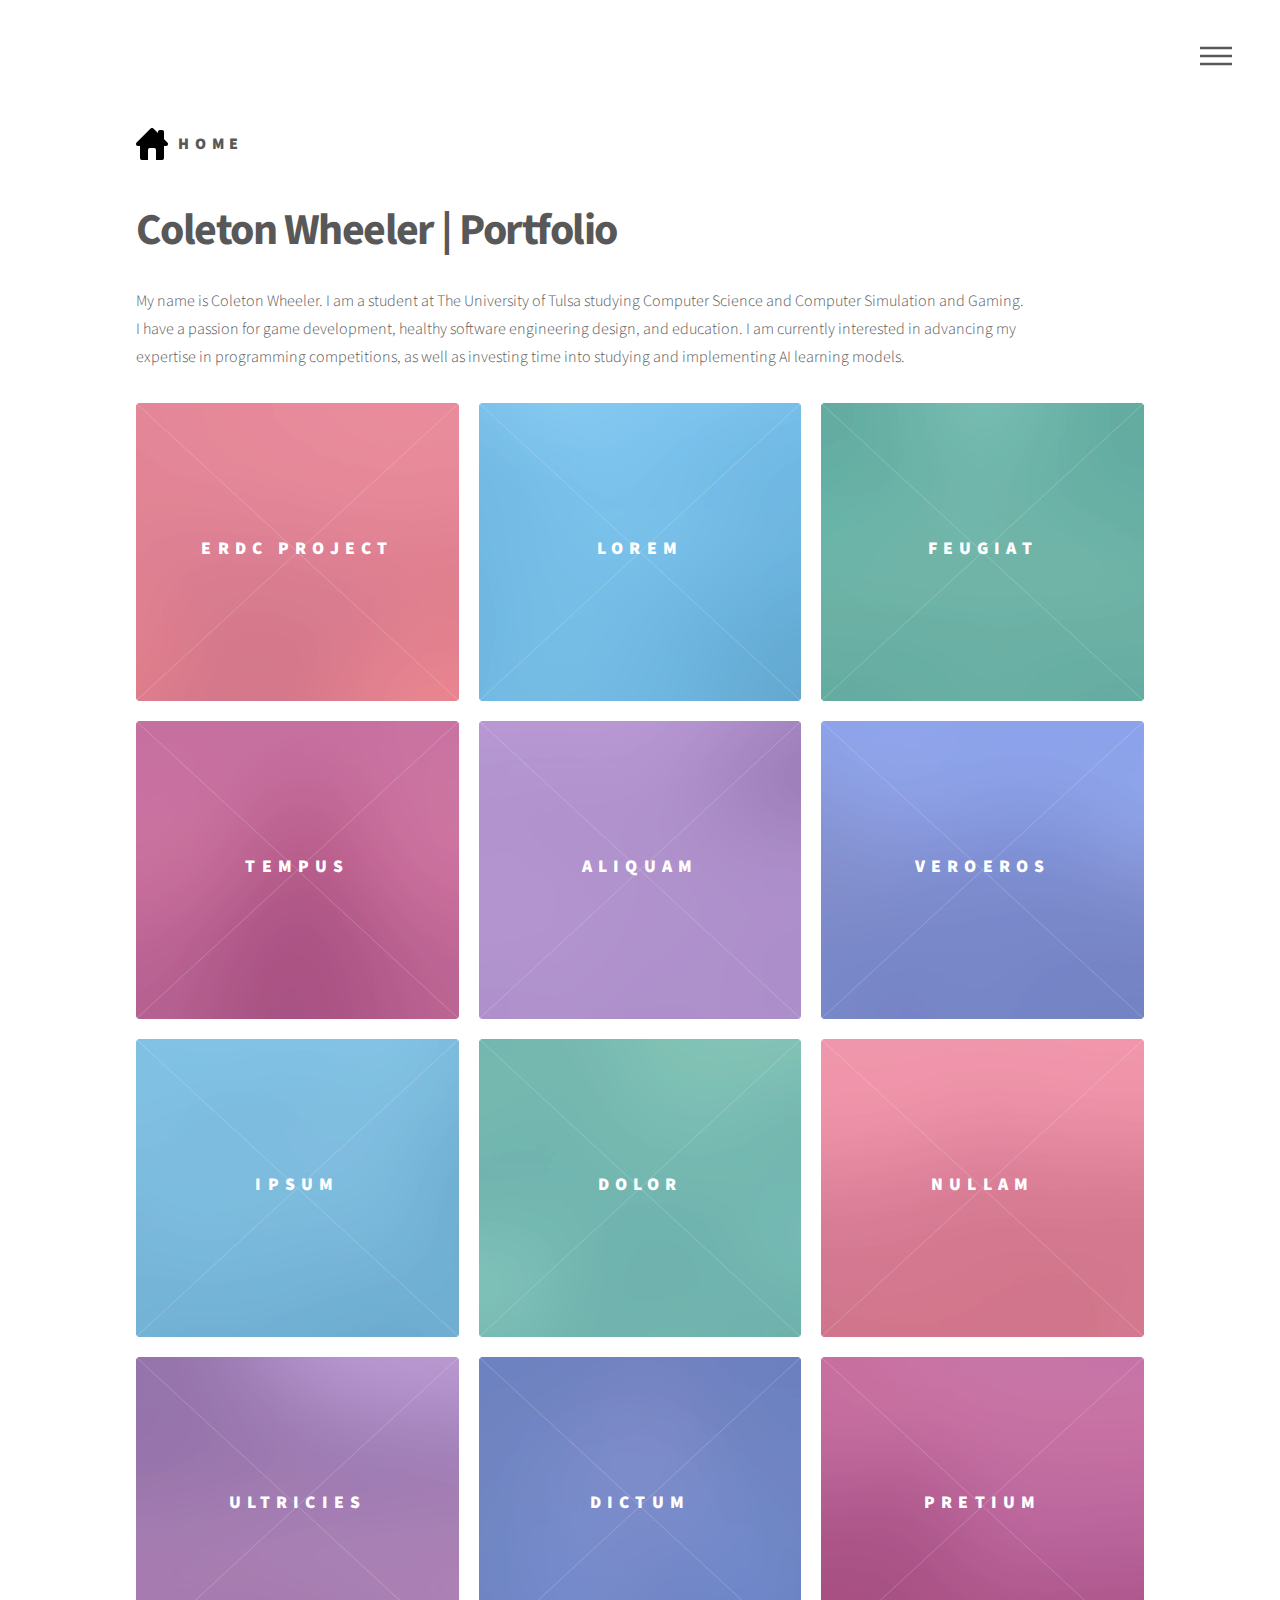
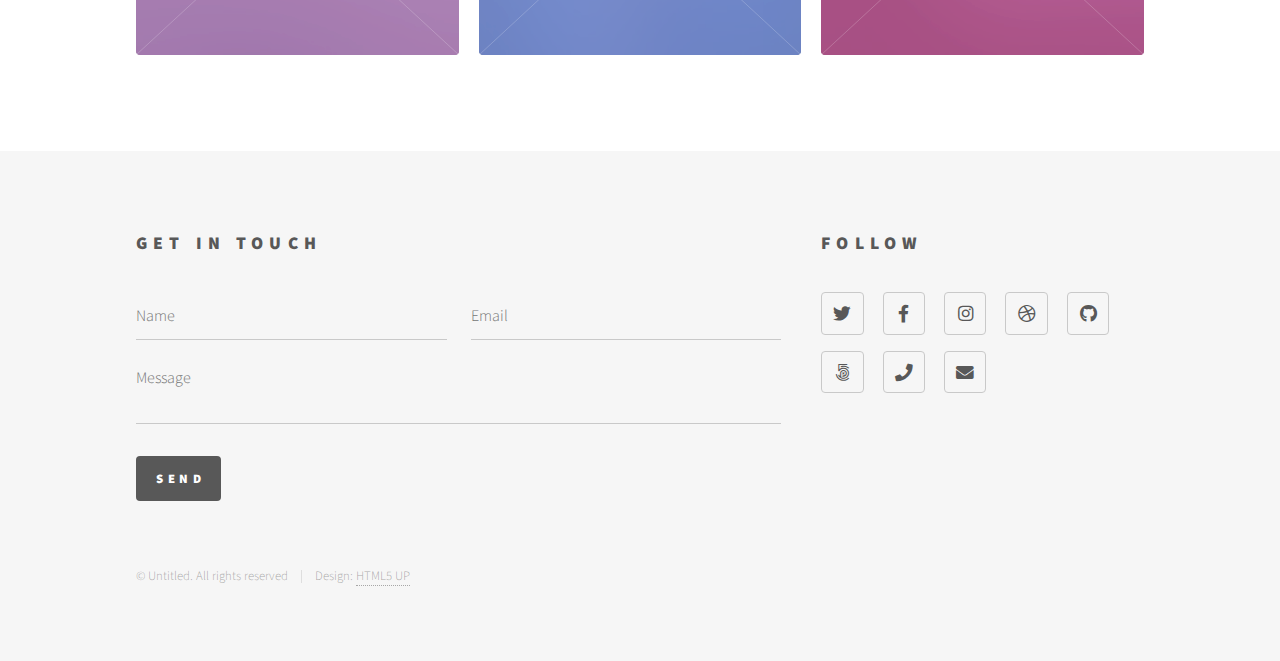
<file: index.html>
<!DOCTYPE HTML>
<!--
	Phantom by HTML5 UP
	html5up.net | @ajlkn
	Free for personal and commercial use under the CCA 3.0 license (html5up.net/license)
-->
<html>
	<head>
		<title>Coleton Wheeler | Portfolio</title>
		<meta charset="utf-8" />
		<meta name="viewport" content="width=device-width, initial-scale=1, user-scalable=no" />
		<link rel="stylesheet" href="assets/css/main.css" />
		<noscript><link rel="stylesheet" href="assets/css/noscript.css" /></noscript>
	</head>
	<body class="is-preload">
		<!-- Wrapper -->
			<div id="wrapper">

				<!-- Header -->
					<header id="header">
						<div class="inner">

							<!-- Logo -->
								<a href="index.html" class="logo">
									<span class="symbol"><img src="images/1024px-Home-icon.png" alt="" /></span><span class="title">Home</span>
								</a>

							<!-- Nav -->
								<nav>
									<ul>
										<li><a href="#menu">Menu</a></li>
									</ul>
								</nav>
								
						</div>
					</header>

				<!-- Menu -->
					<nav id="menu">
						<h2>Menu</h2>
						<ul>
							<li><a href="index.html">Home</a></li>
							<li><a href="generic.html">Ipsum veroeros</a></li>
							<li><a href="generic.html">Tempus etiam</a></li>
							<li><a href="generic.html">Consequat dolor</a></li>
							<li><a href="elements.html">Elements</a></li>
						</ul>
					</nav>

				<!-- Main -->
					<div id="main">
						<div class="inner">
							<header>
								<h1>Coleton Wheeler | Portfolio</h1>
								<p>My name is Coleton Wheeler. I am a student at The University of Tulsa studying Computer Science and Computer Simulation and Gaming. <br />
								I have a passion for game development, healthy software engineering design, and education. I am currently interested in advancing my <br />
								expertise in programming competitions, as well as investing time into studying and implementing AI learning models.</p>
							</header>
							<section class="tiles">
								<article class="style1">
									<span class="image">
										<img src="images/pic01.jpg" alt="" />
									</span>
									<a href="erdc-project.html">
										<h2>ERDC Project</h2>
										<div class="content">
											<p>A Univeristy of Tulsa research project focusing on a smart applications system utilizing the digital twin structure.</p>
										</div>
									</a>
								</article>
								<article class="style2">
									<span class="image">
										<img src="images/pic02.jpg" alt="" />
									</span>
									<a href="generic.html">
										<h2>Lorem</h2>
										<div class="content">
											<p>Sed nisl arcu euismod sit amet nisi lorem etiam dolor veroeros et feugiat.</p>
										</div>
									</a>
								</article>
								<article class="style3">
									<span class="image">
										<img src="images/pic03.jpg" alt="" />
									</span>
									<a href="generic.html">
										<h2>Feugiat</h2>
										<div class="content">
											<p>Sed nisl arcu euismod sit amet nisi lorem etiam dolor veroeros et feugiat.</p>
										</div>
									</a>
								</article>
								<article class="style4">
									<span class="image">
										<img src="images/pic04.jpg" alt="" />
									</span>
									<a href="generic.html">
										<h2>Tempus</h2>
										<div class="content">
											<p>Sed nisl arcu euismod sit amet nisi lorem etiam dolor veroeros et feugiat.</p>
										</div>
									</a>
								</article>
								<article class="style5">
									<span class="image">
										<img src="images/pic05.jpg" alt="" />
									</span>
									<a href="generic.html">
										<h2>Aliquam</h2>
										<div class="content">
											<p>Sed nisl arcu euismod sit amet nisi lorem etiam dolor veroeros et feugiat.</p>
										</div>
									</a>
								</article>
								<article class="style6">
									<span class="image">
										<img src="images/pic06.jpg" alt="" />
									</span>
									<a href="generic.html">
										<h2>Veroeros</h2>
										<div class="content">
											<p>Sed nisl arcu euismod sit amet nisi lorem etiam dolor veroeros et feugiat.</p>
										</div>
									</a>
								</article>
								<article class="style2">
									<span class="image">
										<img src="images/pic07.jpg" alt="" />
									</span>
									<a href="generic.html">
										<h2>Ipsum</h2>
										<div class="content">
											<p>Sed nisl arcu euismod sit amet nisi lorem etiam dolor veroeros et feugiat.</p>
										</div>
									</a>
								</article>
								<article class="style3">
									<span class="image">
										<img src="images/pic08.jpg" alt="" />
									</span>
									<a href="generic.html">
										<h2>Dolor</h2>
										<div class="content">
											<p>Sed nisl arcu euismod sit amet nisi lorem etiam dolor veroeros et feugiat.</p>
										</div>
									</a>
								</article>
								<article class="style1">
									<span class="image">
										<img src="images/pic09.jpg" alt="" />
									</span>
									<a href="generic.html">
										<h2>Nullam</h2>
										<div class="content">
											<p>Sed nisl arcu euismod sit amet nisi lorem etiam dolor veroeros et feugiat.</p>
										</div>
									</a>
								</article>
								<article class="style5">
									<span class="image">
										<img src="images/pic10.jpg" alt="" />
									</span>
									<a href="generic.html">
										<h2>Ultricies</h2>
										<div class="content">
											<p>Sed nisl arcu euismod sit amet nisi lorem etiam dolor veroeros et feugiat.</p>
										</div>
									</a>
								</article>
								<article class="style6">
									<span class="image">
										<img src="images/pic11.jpg" alt="" />
									</span>
									<a href="generic.html">
										<h2>Dictum</h2>
										<div class="content">
											<p>Sed nisl arcu euismod sit amet nisi lorem etiam dolor veroeros et feugiat.</p>
										</div>
									</a>
								</article>
								<article class="style4">
									<span class="image">
										<img src="images/pic12.jpg" alt="" />
									</span>
									<a href="generic.html">
										<h2>Pretium</h2>
										<div class="content">
											<p>Sed nisl arcu euismod sit amet nisi lorem etiam dolor veroeros et feugiat.</p>
										</div>
									</a>
								</article>
							</section>
						</div>
					</div>

				<!-- Footer -->
					<footer id="footer">
						<div class="inner">
							<section>
								<h2>Get in touch</h2>
								<form method="post" action="#">
									<div class="fields">
										<div class="field half">
											<input type="text" name="name" id="name" placeholder="Name" />
										</div>
										<div class="field half">
											<input type="email" name="email" id="email" placeholder="Email" />
										</div>
										<div class="field">
											<textarea name="message" id="message" placeholder="Message"></textarea>
										</div>
									</div>
									<ul class="actions">
										<li><input type="submit" value="Send" class="primary" /></li>
									</ul>
								</form>
							</section>
							<section>
								<h2>Follow</h2>
								<ul class="icons">
									<li><a href="#" class="icon brands style2 fa-twitter"><span class="label">Twitter</span></a></li>
									<li><a href="#" class="icon brands style2 fa-facebook-f"><span class="label">Facebook</span></a></li>
									<li><a href="#" class="icon brands style2 fa-instagram"><span class="label">Instagram</span></a></li>
									<li><a href="#" class="icon brands style2 fa-dribbble"><span class="label">Dribbble</span></a></li>
									<li><a href="#" class="icon brands style2 fa-github"><span class="label">GitHub</span></a></li>
									<li><a href="#" class="icon brands style2 fa-500px"><span class="label">500px</span></a></li>
									<li><a href="#" class="icon solid style2 fa-phone"><span class="label">Phone</span></a></li>
									<li><a href="#" class="icon solid style2 fa-envelope"><span class="label">Email</span></a></li>
								</ul>
							</section>
							<ul class="copyright">
								<li>&copy; Untitled. All rights reserved</li><li>Design: <a href="http://html5up.net">HTML5 UP</a></li>
							</ul>
						</div>
					</footer>

			</div>

		<!-- Scripts -->
			<script src="assets/js/jquery.min.js"></script>
			<script src="assets/js/browser.min.js"></script>
			<script src="assets/js/breakpoints.min.js"></script>
			<script src="assets/js/util.js"></script>
			<script src="assets/js/main.js"></script>

	</body>
</html>
</file>
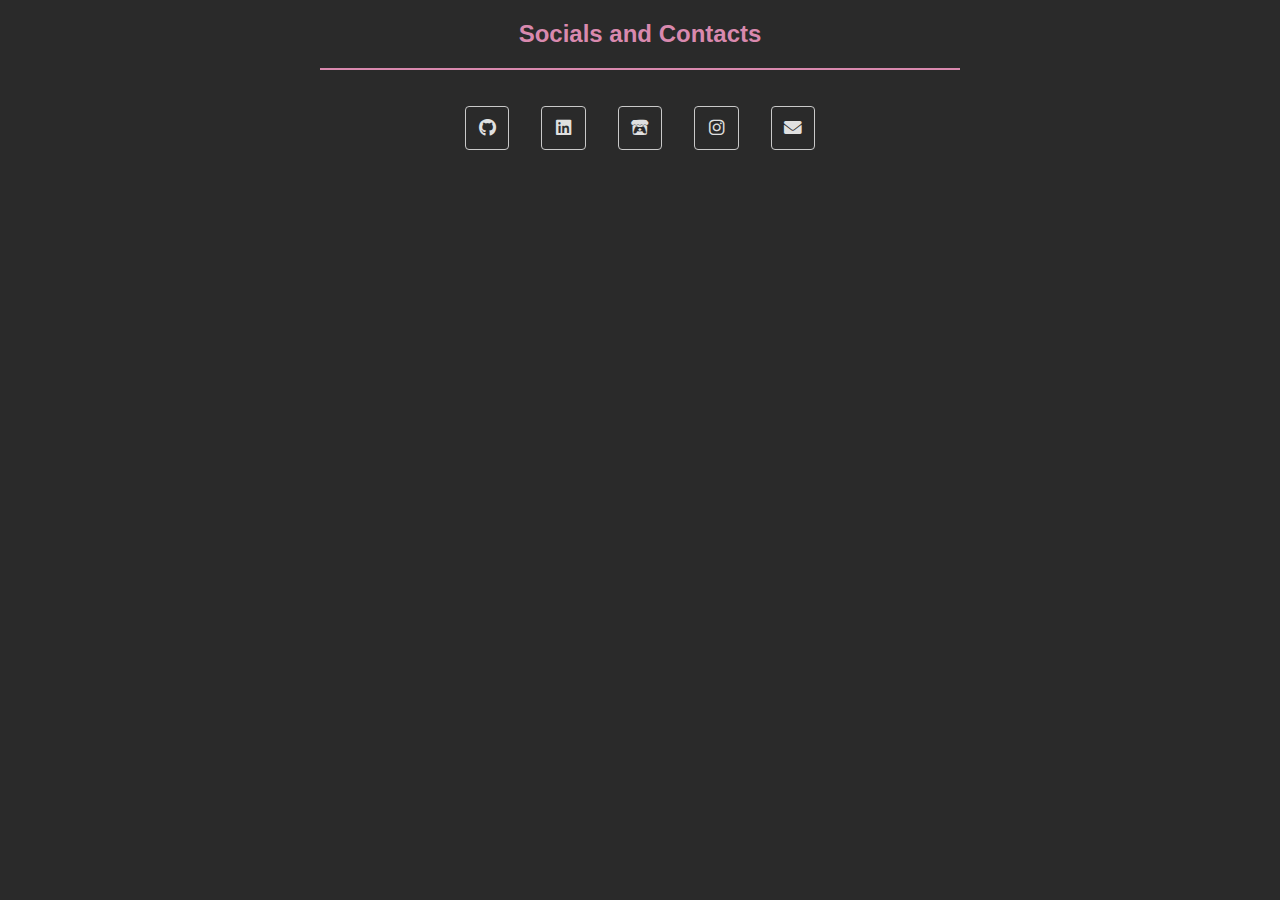
<file: blank-slate.html>
<!DOCTYPE html>
<html lang="en">

<head>
    <meta charset="UTF-8">
    <meta name="viewport" content="width=device-width, initial-scale=1.0">
    <title>coleton.dev</title>
    <link rel="stylesheet" href="https://cdnjs.cloudflare.com/ajax/libs/font-awesome/6.0.0-beta3/css/all.min.css">
    <link rel="stylesheet" href="styles.css">
    <link rel="icon" type="image/x-icon" href="images/sakura-petal-favicon.png">
</head>

<body>
    <div id="wrapper">
        <footer id="footer">
            <h2>Socials and Contacts</h2>
            <div class="separator"></div>
            <div class="inner">
                <section>
                    <ul class="icons">
                        <li><a href="https://github.com/Doggitoz" class="icon brands style2 fa-github"
                                target="_blank"><span class="label">GitHub</span></a></li>
                        <li><a href="https://www.linkedin.com/in/coleton-wheeler/"
                                class="icon brands style2 fa-linkedin" target="_blank"><span
                                    class="label">LinkedIn</span></a></li>
                        <li><a href="https://doggitoz.itch.io/" class="icon brands style2 fa-itch-io"
                                target="_blank"><span class="label">ItchIO</span></a></li>
                        <li><a href="https://www.instagram.com/ton.of.coal/" class="icon brands style2 fa-instagram"
                                target="_blank"><span class="label">Instagram</span></a></li>
                        <li><a href="mailto:coleton.wheeler@gmail.com" class="icon solid style2 fa-envelope"
                                target="_blank"><span class="label">Email</span></a></li>
                    </ul>
                </section>
            </div>
        </footer>
    </div>
</body>

</html>
</file>
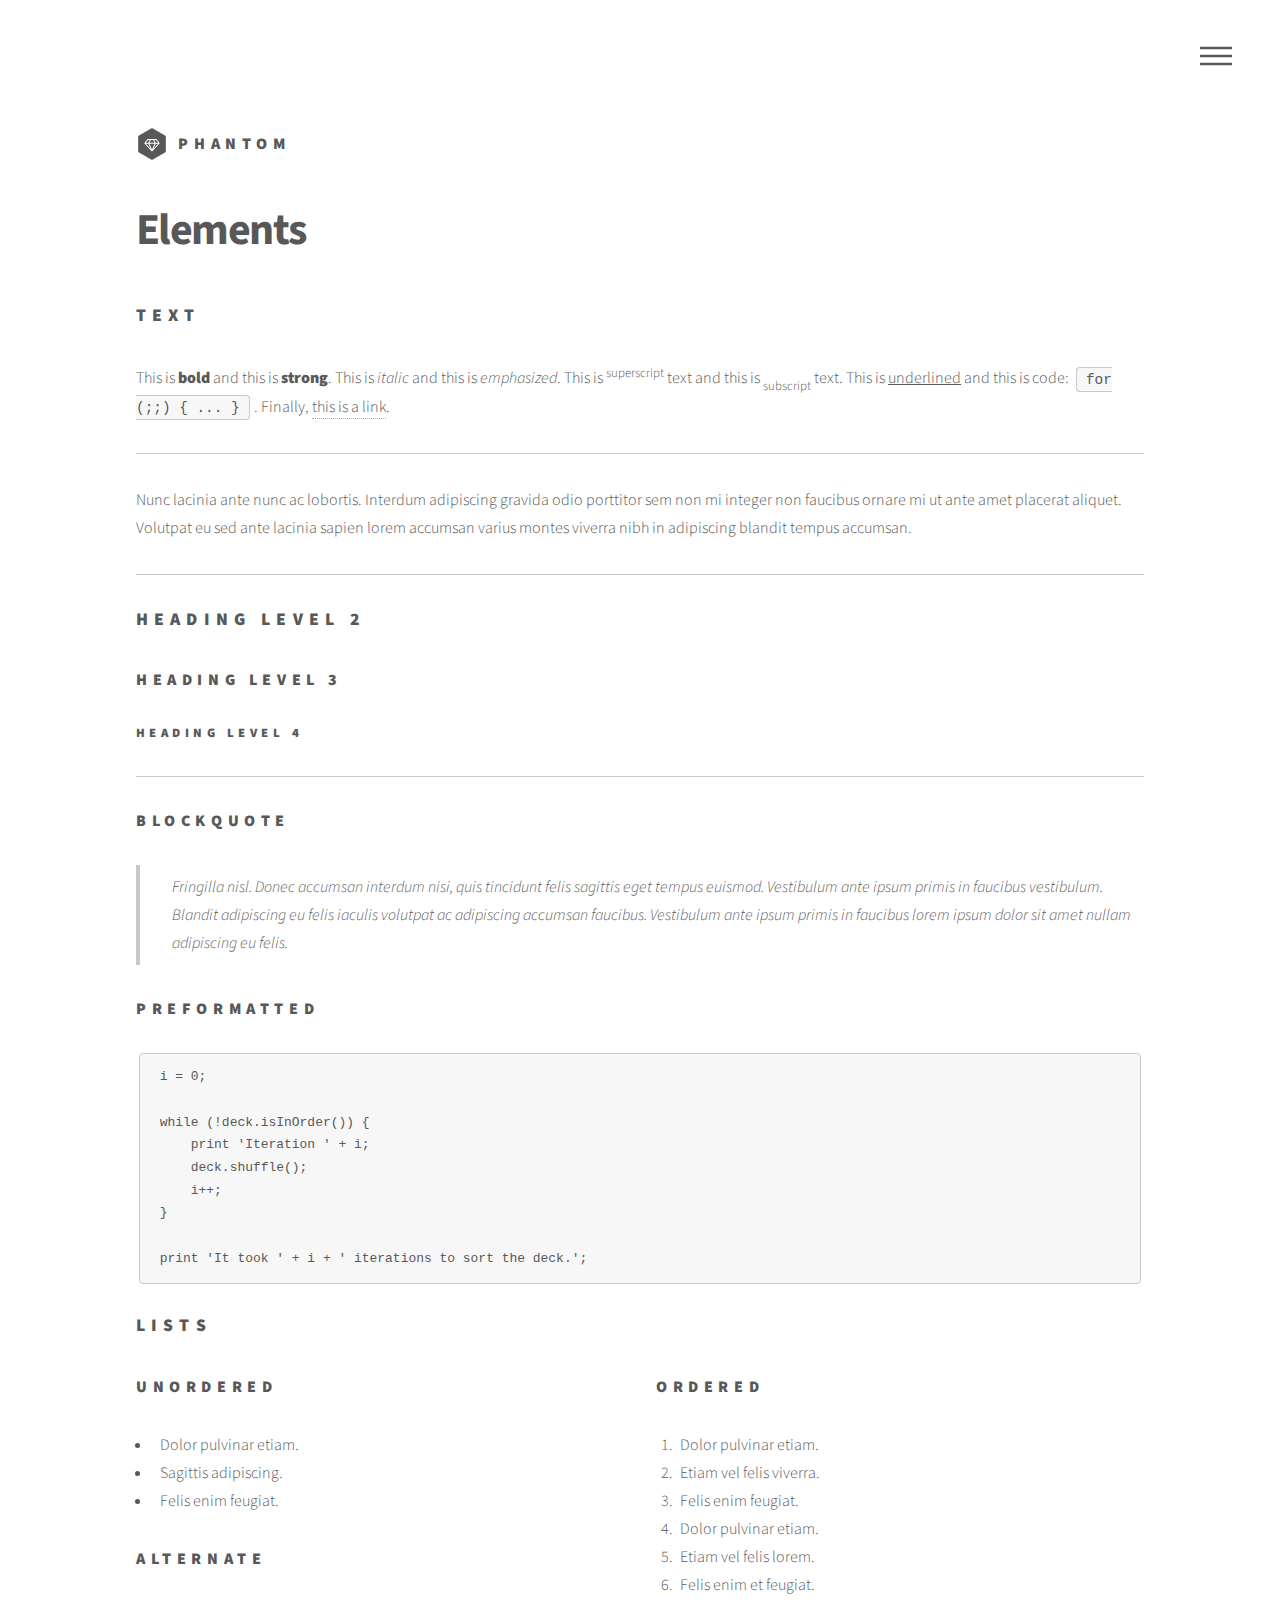
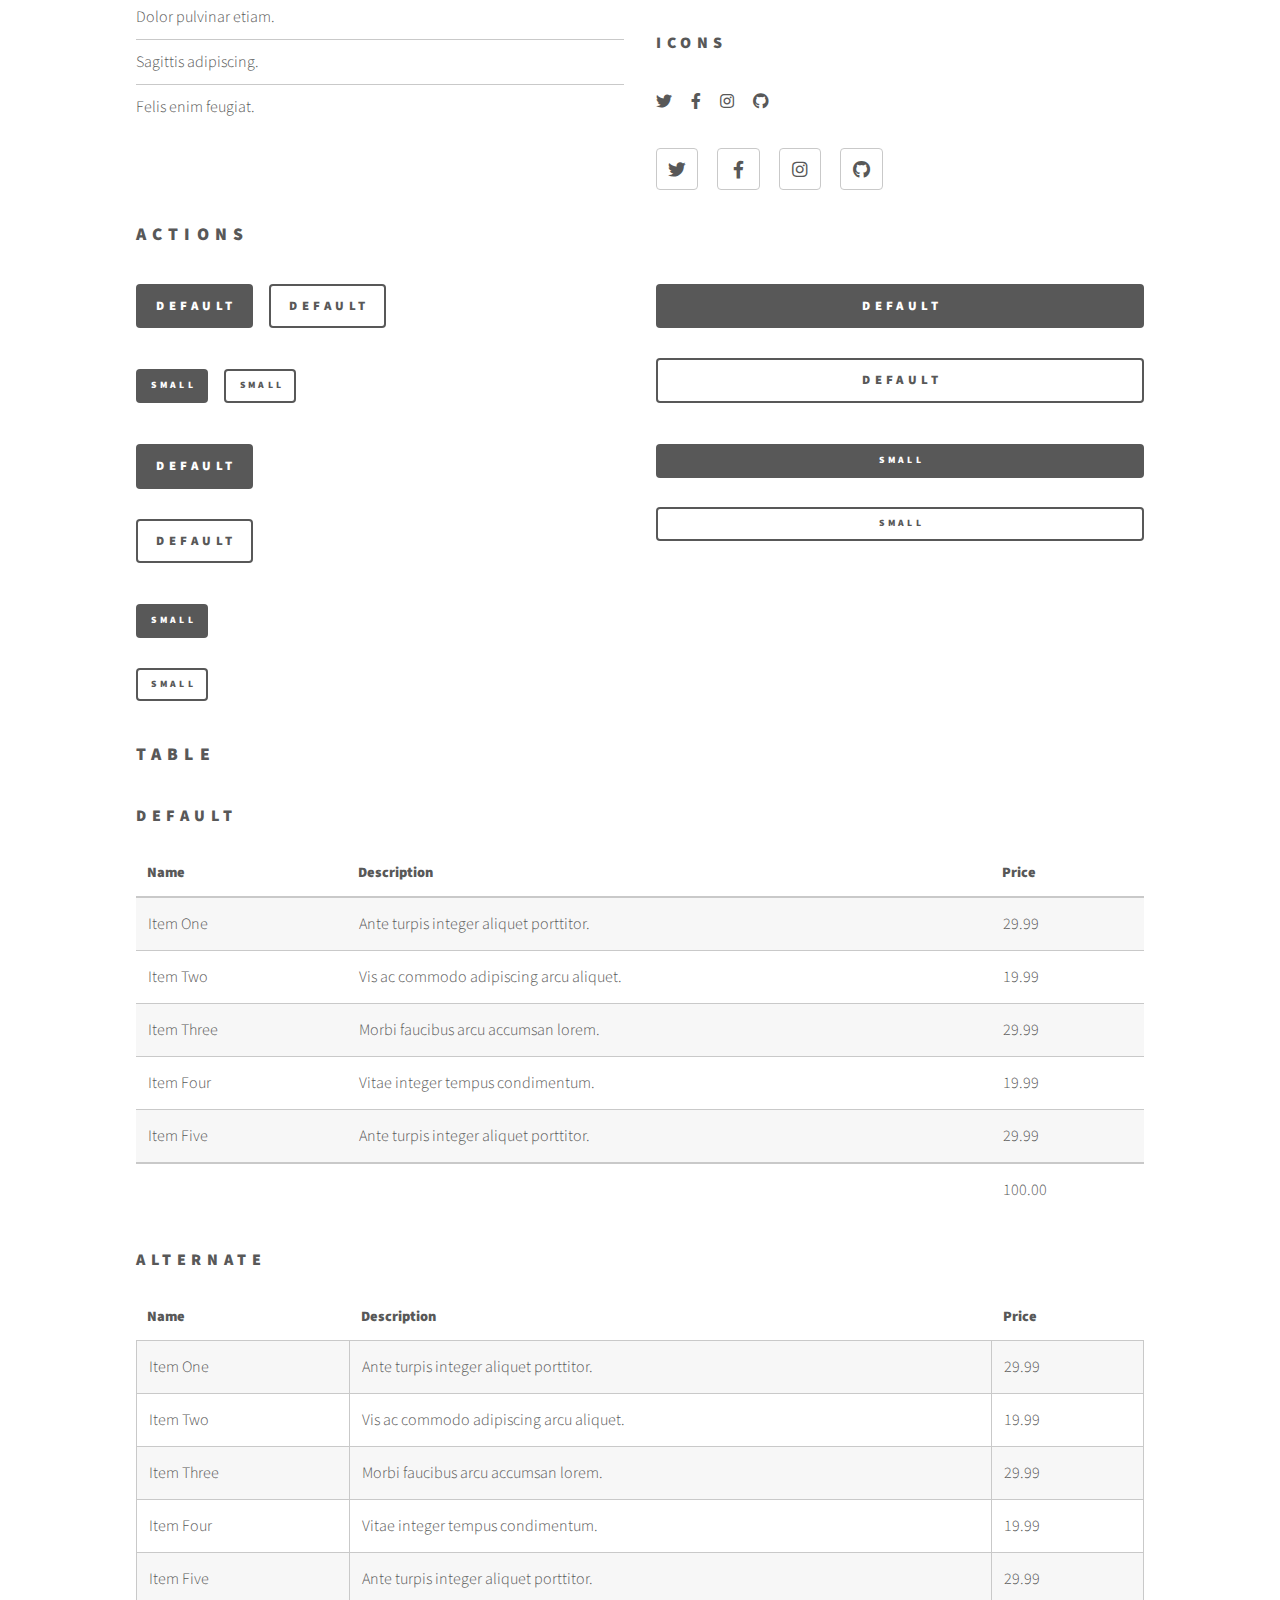
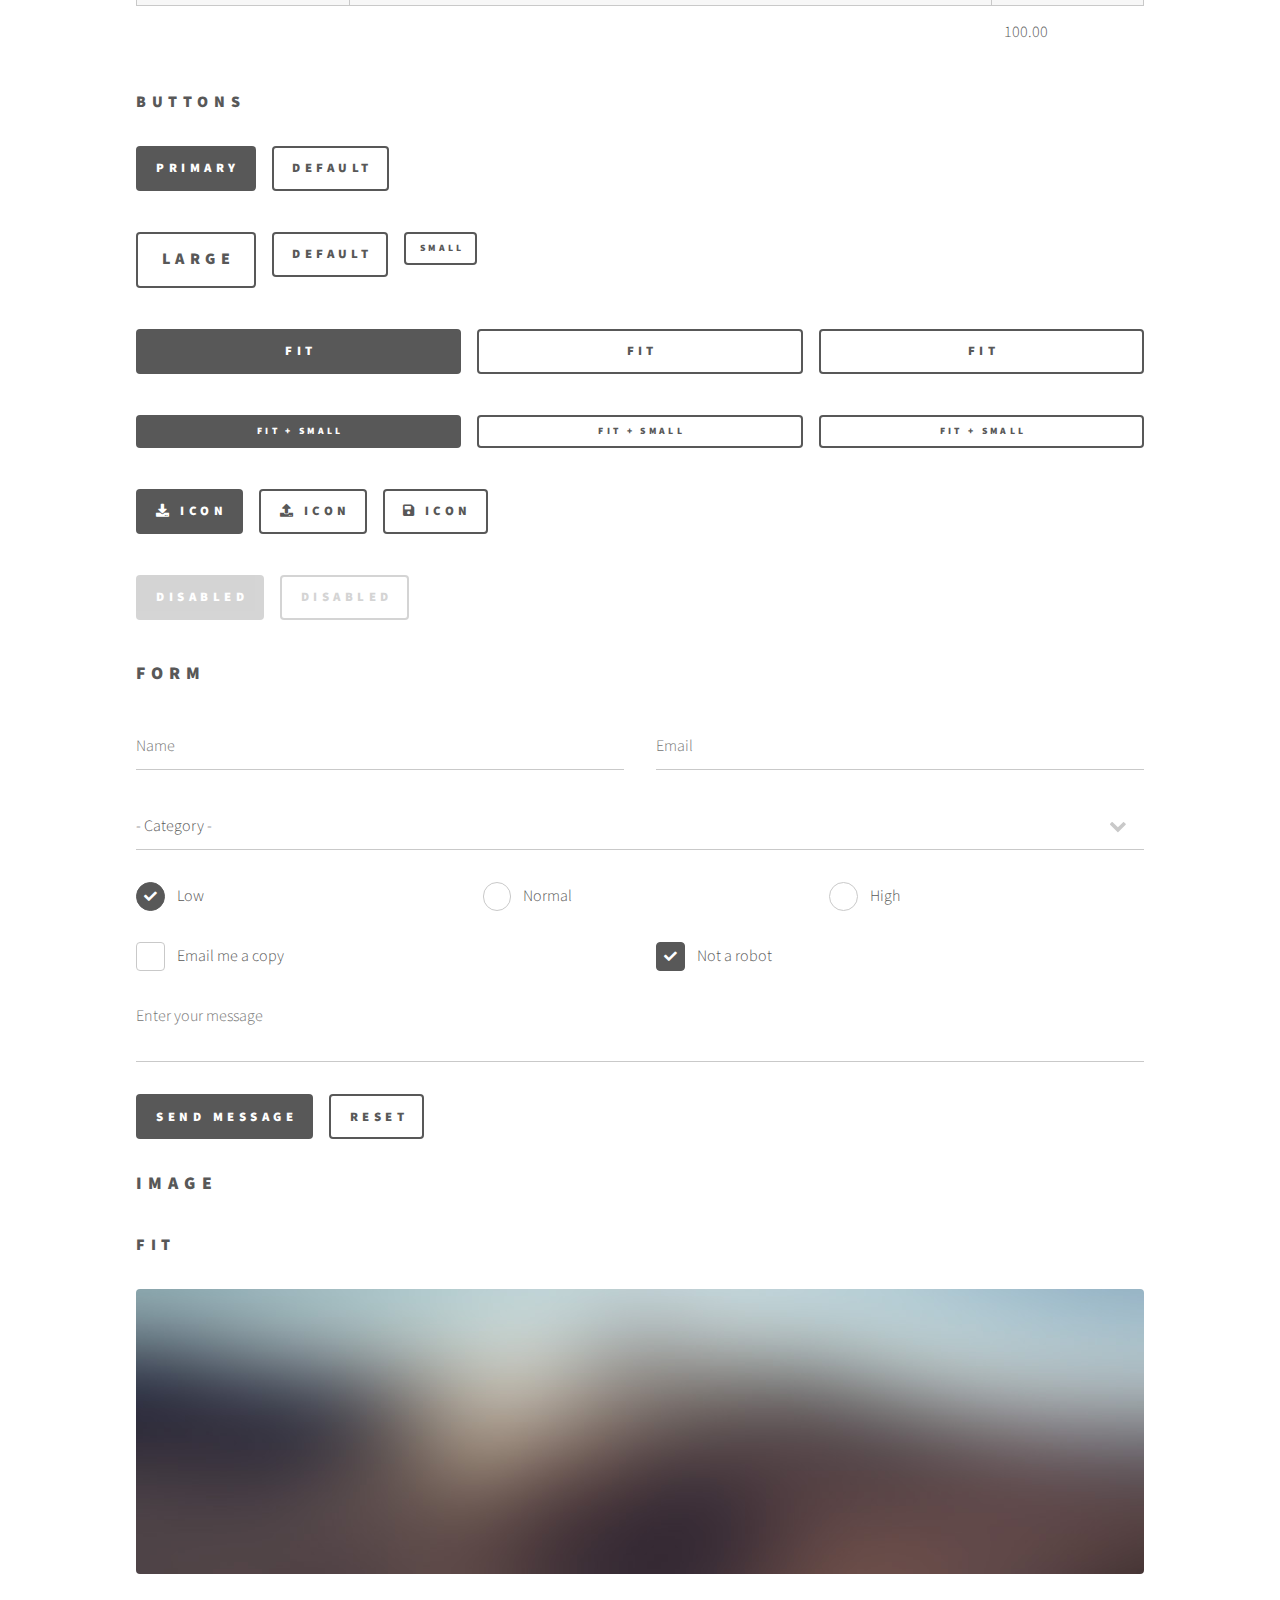
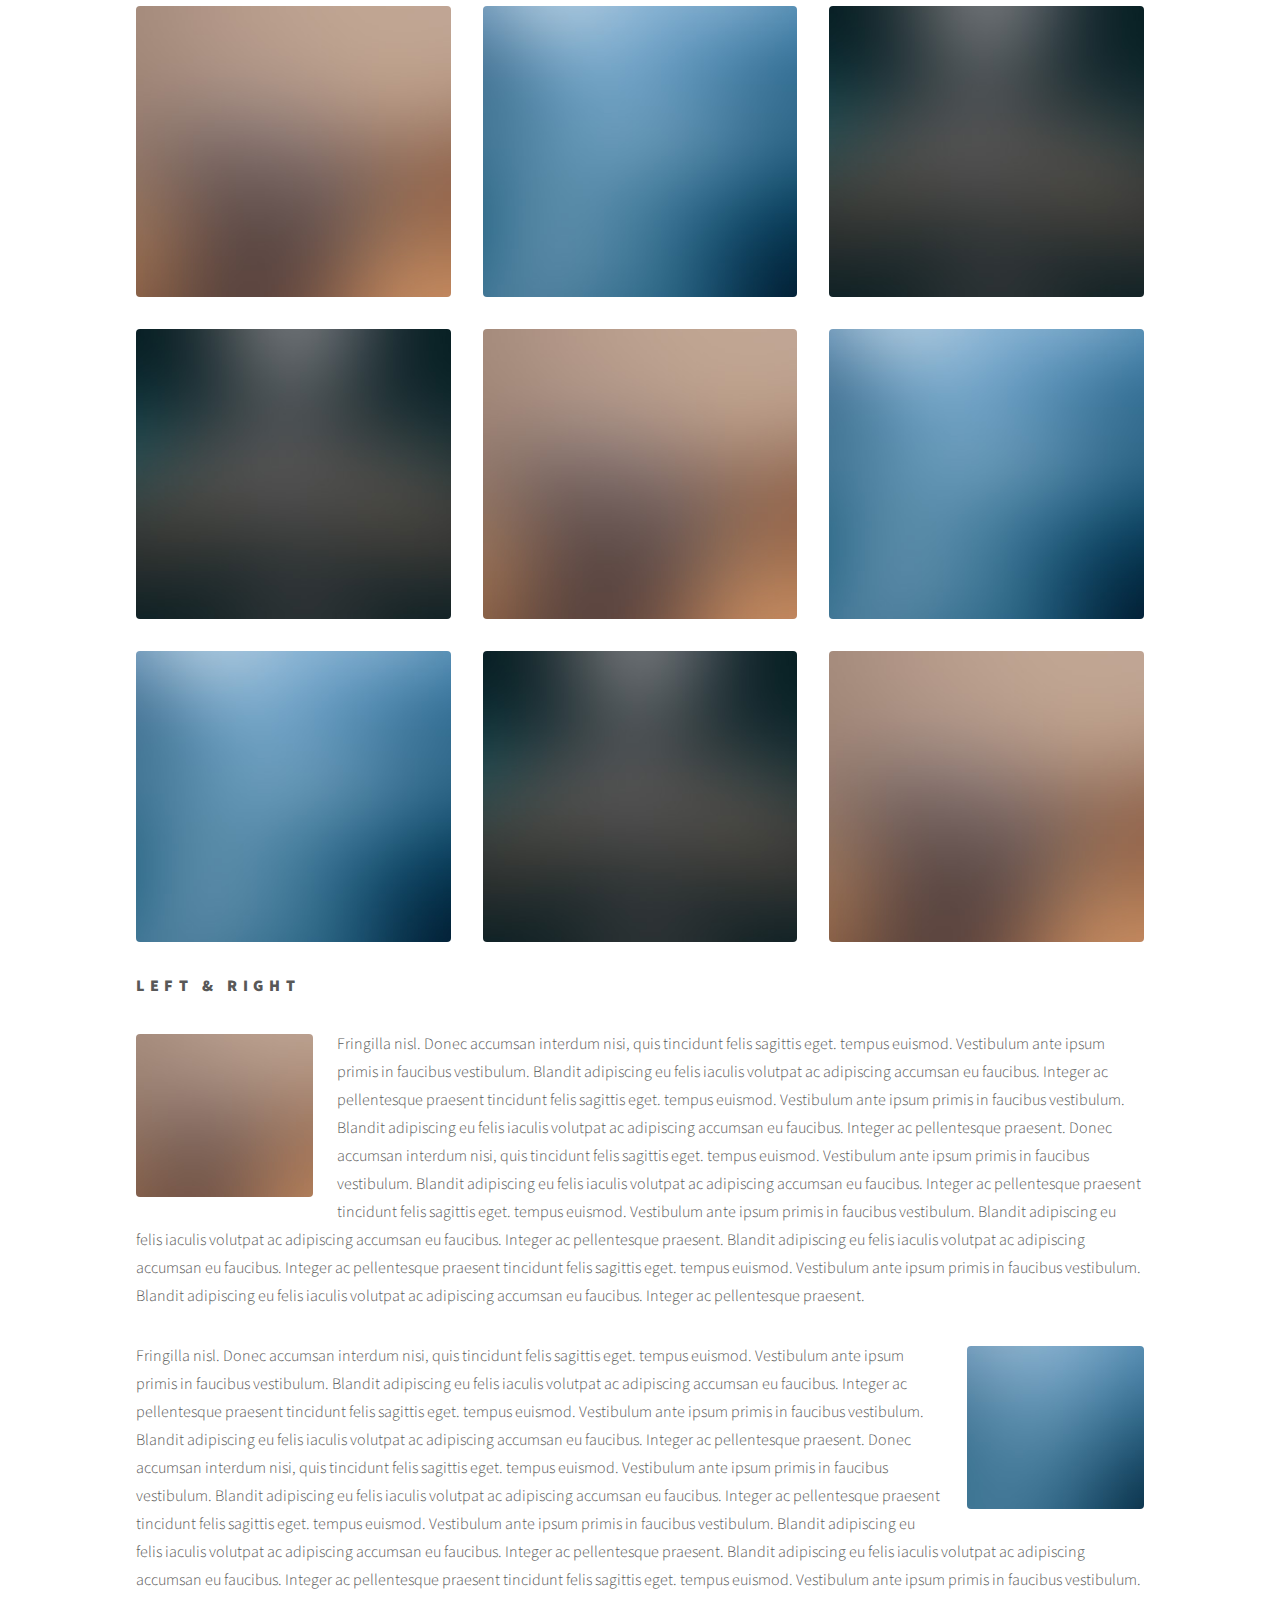
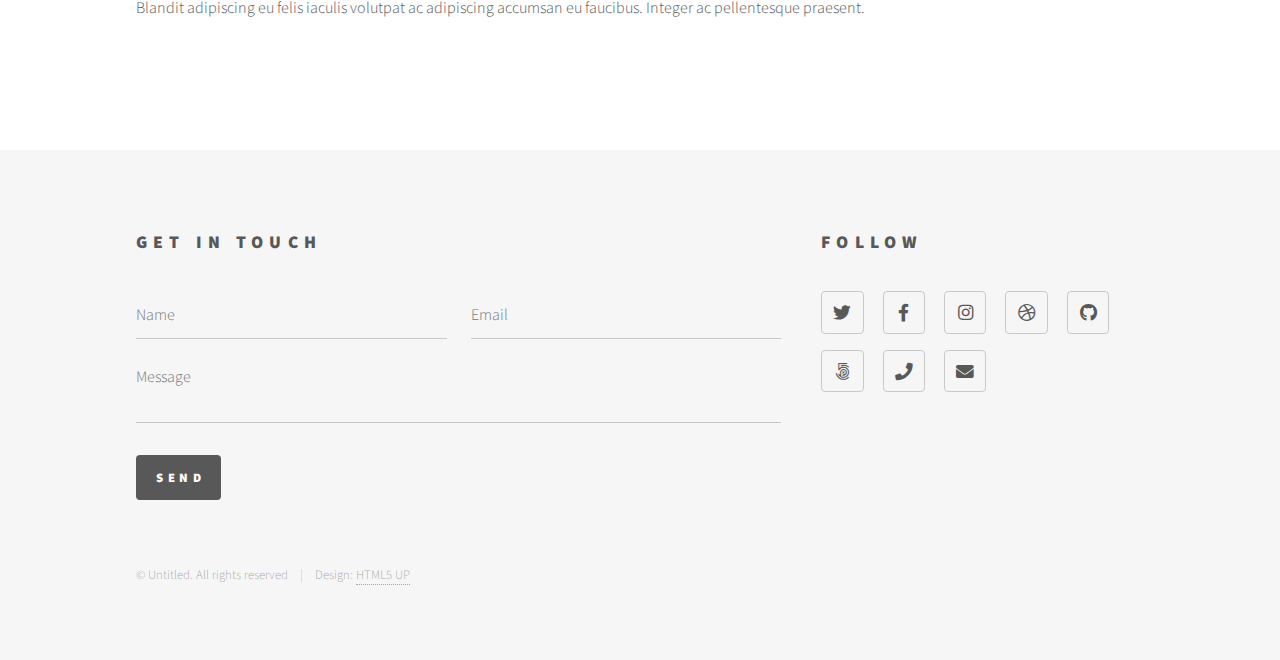
<file: elements.html>
<!DOCTYPE HTML>
<!--
	Phantom by HTML5 UP
	html5up.net | @ajlkn
	Free for personal and commercial use under the CCA 3.0 license (html5up.net/license)
-->
<html>
	<head>
		<title>Elements - Phantom by HTML5 UP</title>
		<meta charset="utf-8" />
		<meta name="viewport" content="width=device-width, initial-scale=1, user-scalable=no" />
		<link rel="stylesheet" href="assets/css/main.css" />
		<noscript><link rel="stylesheet" href="assets/css/noscript.css" /></noscript>
	</head>
	<body class="is-preload">
		<!-- Wrapper -->
			<div id="wrapper">

				<!-- Header -->
					<header id="header">
						<div class="inner">

							<!-- Logo -->
								<a href="index.html" class="logo">
									<span class="symbol"><img src="images/logo.svg" alt="" /></span><span class="title">Phantom</span>
								</a>

							<!-- Nav -->
								<nav>
									<ul>
										<li><a href="#menu">Menu</a></li>
									</ul>
								</nav>

						</div>
					</header>

				<!-- Menu -->
					<nav id="menu">
						<h2>Menu</h2>
						<ul>
							<li><a href="index.html">Home</a></li>
							<li><a href="generic.html">Ipsum veroeros</a></li>
							<li><a href="generic.html">Tempus etiam</a></li>
							<li><a href="generic.html">Consequat dolor</a></li>
							<li><a href="elements.html">Elements</a></li>
						</ul>
					</nav>

				<!-- Main -->
					<div id="main">
						<div class="inner">
							<h1>Elements</h1>

							<!-- Text -->
								<section>
									<h2>Text</h2>
									<p>This is <b>bold</b> and this is <strong>strong</strong>. This is <i>italic</i> and this is <em>emphasized</em>.
									This is <sup>superscript</sup> text and this is <sub>subscript</sub> text.
									This is <u>underlined</u> and this is code: <code>for (;;) { ... }</code>. Finally, <a href="#">this is a link</a>.</p>
									<hr />
									<p>Nunc lacinia ante nunc ac lobortis. Interdum adipiscing gravida odio porttitor sem non mi integer non faucibus ornare mi ut ante amet placerat aliquet. Volutpat eu sed ante lacinia sapien lorem accumsan varius montes viverra nibh in adipiscing blandit tempus accumsan.</p>
									<hr />
									<h2>Heading Level 2</h2>
									<h3>Heading Level 3</h3>
									<h4>Heading Level 4</h4>
									<hr />
									<h3>Blockquote</h3>
									<blockquote>Fringilla nisl. Donec accumsan interdum nisi, quis tincidunt felis sagittis eget tempus euismod. Vestibulum ante ipsum primis in faucibus vestibulum. Blandit adipiscing eu felis iaculis volutpat ac adipiscing accumsan faucibus. Vestibulum ante ipsum primis in faucibus lorem ipsum dolor sit amet nullam adipiscing eu felis.</blockquote>
									<h3>Preformatted</h3>
									<pre><code>i = 0;

while (!deck.isInOrder()) {
    print 'Iteration ' + i;
    deck.shuffle();
    i++;
}

print 'It took ' + i + ' iterations to sort the deck.';</code></pre>
								</section>

							<!-- Lists -->
								<section>
									<h2>Lists</h2>
									<div class="row">
										<div class="col-6 col-12-medium">
											<h3>Unordered</h3>
											<ul>
												<li>Dolor pulvinar etiam.</li>
												<li>Sagittis adipiscing.</li>
												<li>Felis enim feugiat.</li>
											</ul>
											<h3>Alternate</h3>
											<ul class="alt">
												<li>Dolor pulvinar etiam.</li>
												<li>Sagittis adipiscing.</li>
												<li>Felis enim feugiat.</li>
											</ul>
										</div>
										<div class="col-6 col-12-medium">
											<h3>Ordered</h3>
											<ol>
												<li>Dolor pulvinar etiam.</li>
												<li>Etiam vel felis viverra.</li>
												<li>Felis enim feugiat.</li>
												<li>Dolor pulvinar etiam.</li>
												<li>Etiam vel felis lorem.</li>
												<li>Felis enim et feugiat.</li>
											</ol>
											<h3>Icons</h3>
											<ul class="icons">
												<li><a href="#" class="icon brands style1 fa-twitter"><span class="label">Twitter</span></a></li>
												<li><a href="#" class="icon brands style1 fa-facebook-f"><span class="label">Facebook</span></a></li>
												<li><a href="#" class="icon brands style1 fa-instagram"><span class="label">Instagram</span></a></li>
												<li><a href="#" class="icon brands style1 fa-github"><span class="label">Github</span></a></li>
											</ul>
											<ul class="icons">
												<li><a href="#" class="icon brands style2 fa-twitter"><span class="label">Twitter</span></a></li>
												<li><a href="#" class="icon brands style2 fa-facebook-f"><span class="label">Facebook</span></a></li>
												<li><a href="#" class="icon brands style2 fa-instagram"><span class="label">Instagram</span></a></li>
												<li><a href="#" class="icon brands style2 fa-github"><span class="label">Github</span></a></li>
											</ul>
										</div>
									</div>
									<h2>Actions</h2>
									<div class="row">
										<div class="col-6 col-12-medium">
											<ul class="actions">
												<li><a href="#" class="button primary">Default</a></li>
												<li><a href="#" class="button">Default</a></li>
											</ul>
											<ul class="actions small">
												<li><a href="#" class="button primary small">Small</a></li>
												<li><a href="#" class="button small">Small</a></li>
											</ul>
											<ul class="actions stacked">
												<li><a href="#" class="button primary">Default</a></li>
												<li><a href="#" class="button">Default</a></li>
											</ul>
											<ul class="actions stacked">
												<li><a href="#" class="button primary small">Small</a></li>
												<li><a href="#" class="button small">Small</a></li>
											</ul>
										</div>
										<div class="col-6 col-12-medium">
											<ul class="actions stacked">
												<li><a href="#" class="button primary fit">Default</a></li>
												<li><a href="#" class="button fit">Default</a></li>
											</ul>
											<ul class="actions stacked">
												<li><a href="#" class="button primary small fit">Small</a></li>
												<li><a href="#" class="button small fit">Small</a></li>
											</ul>
										</div>
									</div>
								</section>

							<!-- Table -->
								<section>
									<h2>Table</h2>
									<h3>Default</h3>
									<div class="table-wrapper">
										<table>
											<thead>
												<tr>
													<th>Name</th>
													<th>Description</th>
													<th>Price</th>
												</tr>
											</thead>
											<tbody>
												<tr>
													<td>Item One</td>
													<td>Ante turpis integer aliquet porttitor.</td>
													<td>29.99</td>
												</tr>
												<tr>
													<td>Item Two</td>
													<td>Vis ac commodo adipiscing arcu aliquet.</td>
													<td>19.99</td>
												</tr>
												<tr>
													<td>Item Three</td>
													<td> Morbi faucibus arcu accumsan lorem.</td>
													<td>29.99</td>
												</tr>
												<tr>
													<td>Item Four</td>
													<td>Vitae integer tempus condimentum.</td>
													<td>19.99</td>
												</tr>
												<tr>
													<td>Item Five</td>
													<td>Ante turpis integer aliquet porttitor.</td>
													<td>29.99</td>
												</tr>
											</tbody>
											<tfoot>
												<tr>
													<td colspan="2"></td>
													<td>100.00</td>
												</tr>
											</tfoot>
										</table>
									</div>

									<h3>Alternate</h3>
									<div class="table-wrapper">
										<table class="alt">
											<thead>
												<tr>
													<th>Name</th>
													<th>Description</th>
													<th>Price</th>
												</tr>
											</thead>
											<tbody>
												<tr>
													<td>Item One</td>
													<td>Ante turpis integer aliquet porttitor.</td>
													<td>29.99</td>
												</tr>
												<tr>
													<td>Item Two</td>
													<td>Vis ac commodo adipiscing arcu aliquet.</td>
													<td>19.99</td>
												</tr>
												<tr>
													<td>Item Three</td>
													<td> Morbi faucibus arcu accumsan lorem.</td>
													<td>29.99</td>
												</tr>
												<tr>
													<td>Item Four</td>
													<td>Vitae integer tempus condimentum.</td>
													<td>19.99</td>
												</tr>
												<tr>
													<td>Item Five</td>
													<td>Ante turpis integer aliquet porttitor.</td>
													<td>29.99</td>
												</tr>
											</tbody>
											<tfoot>
												<tr>
													<td colspan="2"></td>
													<td>100.00</td>
												</tr>
											</tfoot>
										</table>
									</div>
								</section>

							<!-- Buttons -->
								<section>
									<h3>Buttons</h3>
									<ul class="actions">
										<li><a href="#" class="button primary">Primary</a></li>
										<li><a href="#" class="button">Default</a></li>
									</ul>
									<ul class="actions">
										<li><a href="#" class="button large">Large</a></li>
										<li><a href="#" class="button">Default</a></li>
										<li><a href="#" class="button small">Small</a></li>
									</ul>
									<ul class="actions fit">
										<li><a href="#" class="button primary fit">Fit</a></li>
										<li><a href="#" class="button fit">Fit</a></li>
										<li><a href="#" class="button fit">Fit</a></li>
									</ul>
									<ul class="actions fit small">
										<li><a href="#" class="button primary fit small">Fit + Small</a></li>
										<li><a href="#" class="button fit small">Fit + Small</a></li>
										<li><a href="#" class="button fit small">Fit + Small</a></li>
									</ul>
									<ul class="actions">
										<li><a href="#" class="button primary icon solid fa-download">Icon</a></li>
										<li><a href="#" class="button icon solid fa-upload">Icon</a></li>
										<li><a href="#" class="button icon solid fa-save">Icon</a></li>
									</ul>
									<ul class="actions">
										<li><span class="button primary disabled">Disabled</span></li>
										<li><span class="button disabled">Disabled</span></li>
									</ul>
								</section>

							<!-- Form -->
								<section>
									<h2>Form</h2>
									<form method="post" action="#">
										<div class="row gtr-uniform">
											<div class="col-6 col-12-xsmall">
												<input type="text" name="demo-name" id="demo-name" value="" placeholder="Name" />
											</div>
											<div class="col-6 col-12-xsmall">
												<input type="email" name="demo-email" id="demo-email" value="" placeholder="Email" />
											</div>
											<div class="col-12">
												<select name="demo-category" id="demo-category">
													<option value="">- Category -</option>
													<option value="1">Manufacturing</option>
													<option value="1">Shipping</option>
													<option value="1">Administration</option>
													<option value="1">Human Resources</option>
												</select>
											</div>
											<div class="col-4 col-12-small">
												<input type="radio" id="demo-priority-low" name="demo-priority" checked>
												<label for="demo-priority-low">Low</label>
											</div>
											<div class="col-4 col-12-small">
												<input type="radio" id="demo-priority-normal" name="demo-priority">
												<label for="demo-priority-normal">Normal</label>
											</div>
											<div class="col-4 col-12-small">
												<input type="radio" id="demo-priority-high" name="demo-priority">
												<label for="demo-priority-high">High</label>
											</div>
											<div class="col-6 col-12-small">
												<input type="checkbox" id="demo-copy" name="demo-copy">
												<label for="demo-copy">Email me a copy</label>
											</div>
											<div class="col-6 col-12-small">
												<input type="checkbox" id="demo-human" name="demo-human" checked>
												<label for="demo-human">Not a robot</label>
											</div>
											<div class="col-12">
												<textarea name="demo-message" id="demo-message" placeholder="Enter your message" rows="6"></textarea>
											</div>
											<div class="col-12">
												<ul class="actions">
													<li><input type="submit" value="Send Message" class="primary" /></li>
													<li><input type="reset" value="Reset" /></li>
												</ul>
											</div>
										</div>
									</form>
								</section>

							<!-- Image -->
								<section>
									<h2>Image</h2>
									<h3>Fit</h3>
									<div class="box alt">
										<div class="row gtr-uniform">
											<div class="col-12"><span class="image fit"><img src="images/pic13.jpg" alt="" /></span></div>
											<div class="col-4"><span class="image fit"><img src="images/pic01.jpg" alt="" /></span></div>
											<div class="col-4"><span class="image fit"><img src="images/pic02.jpg" alt="" /></span></div>
											<div class="col-4"><span class="image fit"><img src="images/pic03.jpg" alt="" /></span></div>
											<div class="col-4"><span class="image fit"><img src="images/pic03.jpg" alt="" /></span></div>
											<div class="col-4"><span class="image fit"><img src="images/pic01.jpg" alt="" /></span></div>
											<div class="col-4"><span class="image fit"><img src="images/pic02.jpg" alt="" /></span></div>
											<div class="col-4"><span class="image fit"><img src="images/pic02.jpg" alt="" /></span></div>
											<div class="col-4"><span class="image fit"><img src="images/pic03.jpg" alt="" /></span></div>
											<div class="col-4"><span class="image fit"><img src="images/pic01.jpg" alt="" /></span></div>
										</div>
									</div>
									<h3>Left &amp; Right</h3>
									<p><span class="image left"><img src="images/pic14.jpg" alt="" /></span>Fringilla nisl. Donec accumsan interdum nisi, quis tincidunt felis sagittis eget. tempus euismod. Vestibulum ante ipsum primis in faucibus vestibulum. Blandit adipiscing eu felis iaculis volutpat ac adipiscing accumsan eu faucibus. Integer ac pellentesque praesent tincidunt felis sagittis eget. tempus euismod. Vestibulum ante ipsum primis in faucibus vestibulum. Blandit adipiscing eu felis iaculis volutpat ac adipiscing accumsan eu faucibus. Integer ac pellentesque praesent. Donec accumsan interdum nisi, quis tincidunt felis sagittis eget. tempus euismod. Vestibulum ante ipsum primis in faucibus vestibulum. Blandit adipiscing eu felis iaculis volutpat ac adipiscing accumsan eu faucibus. Integer ac pellentesque praesent tincidunt felis sagittis eget. tempus euismod. Vestibulum ante ipsum primis in faucibus vestibulum. Blandit adipiscing eu felis iaculis volutpat ac adipiscing accumsan eu faucibus. Integer ac pellentesque praesent. Blandit adipiscing eu felis iaculis volutpat ac adipiscing accumsan eu faucibus. Integer ac pellentesque praesent tincidunt felis sagittis eget. tempus euismod. Vestibulum ante ipsum primis in faucibus vestibulum. Blandit adipiscing eu felis iaculis volutpat ac adipiscing accumsan eu faucibus. Integer ac pellentesque praesent.</p>
									<p><span class="image right"><img src="images/pic15.jpg" alt="" /></span>Fringilla nisl. Donec accumsan interdum nisi, quis tincidunt felis sagittis eget. tempus euismod. Vestibulum ante ipsum primis in faucibus vestibulum. Blandit adipiscing eu felis iaculis volutpat ac adipiscing accumsan eu faucibus. Integer ac pellentesque praesent tincidunt felis sagittis eget. tempus euismod. Vestibulum ante ipsum primis in faucibus vestibulum. Blandit adipiscing eu felis iaculis volutpat ac adipiscing accumsan eu faucibus. Integer ac pellentesque praesent. Donec accumsan interdum nisi, quis tincidunt felis sagittis eget. tempus euismod. Vestibulum ante ipsum primis in faucibus vestibulum. Blandit adipiscing eu felis iaculis volutpat ac adipiscing accumsan eu faucibus. Integer ac pellentesque praesent tincidunt felis sagittis eget. tempus euismod. Vestibulum ante ipsum primis in faucibus vestibulum. Blandit adipiscing eu felis iaculis volutpat ac adipiscing accumsan eu faucibus. Integer ac pellentesque praesent. Blandit adipiscing eu felis iaculis volutpat ac adipiscing accumsan eu faucibus. Integer ac pellentesque praesent tincidunt felis sagittis eget. tempus euismod. Vestibulum ante ipsum primis in faucibus vestibulum. Blandit adipiscing eu felis iaculis volutpat ac adipiscing accumsan eu faucibus. Integer ac pellentesque praesent.</p>
								</section>

						</div>
					</div>

				<!-- Footer -->
					<footer id="footer">
						<div class="inner">
							<section>
								<h2>Get in touch</h2>
								<form method="post" action="#">
									<div class="fields">
										<div class="field half">
											<input type="text" name="name" id="name" placeholder="Name" />
										</div>
										<div class="field half">
											<input type="email" name="email" id="email" placeholder="Email" />
										</div>
										<div class="field">
											<textarea name="message" id="message" placeholder="Message"></textarea>
										</div>
									</div>
									<ul class="actions">
										<li><input type="submit" value="Send" class="primary" /></li>
									</ul>
								</form>
							</section>
							<section>
								<h2>Follow</h2>
								<ul class="icons">
									<li><a href="#" class="icon brands style2 fa-twitter"><span class="label">Twitter</span></a></li>
									<li><a href="#" class="icon brands style2 fa-facebook-f"><span class="label">Facebook</span></a></li>
									<li><a href="#" class="icon brands style2 fa-instagram"><span class="label">Instagram</span></a></li>
									<li><a href="#" class="icon brands style2 fa-dribbble"><span class="label">Dribbble</span></a></li>
									<li><a href="#" class="icon brands style2 fa-github"><span class="label">GitHub</span></a></li>
									<li><a href="#" class="icon brands style2 fa-500px"><span class="label">500px</span></a></li>
									<li><a href="#" class="icon solid style2 fa-phone"><span class="label">Phone</span></a></li>
									<li><a href="#" class="icon solid style2 fa-envelope"><span class="label">Email</span></a></li>
								</ul>
							</section>
							<ul class="copyright">
								<li>&copy; Untitled. All rights reserved</li><li>Design: <a href="http://html5up.net">HTML5 UP</a></li>
							</ul>
						</div>
					</footer>

			</div>

		<!-- Scripts -->
			<script src="assets/js/jquery.min.js"></script>
			<script src="assets/js/browser.min.js"></script>
			<script src="assets/js/breakpoints.min.js"></script>
			<script src="assets/js/util.js"></script>
			<script src="assets/js/main.js"></script>

	</body>
</html>
</file>
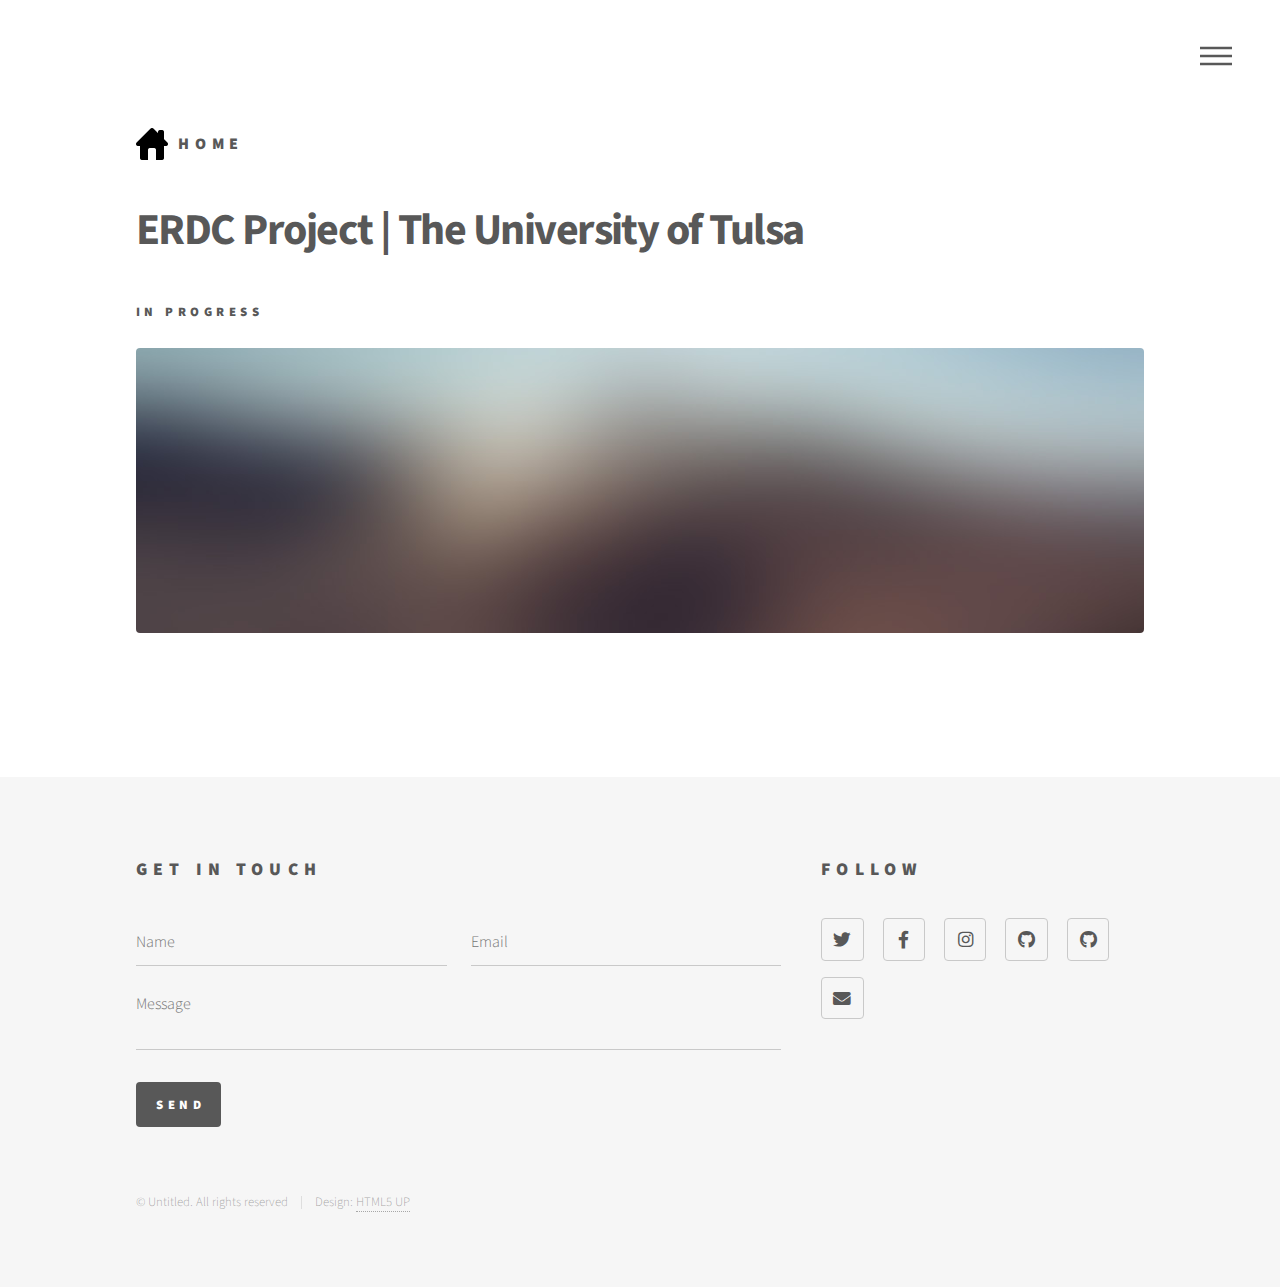
<file: erdc-project.html>
<!DOCTYPE HTML>
<!--
	Phantom by HTML5 UP
	html5up.net | @ajlkn
	Free for personal and commercial use under the CCA 3.0 license (html5up.net/license)
-->
<html>
	<head>
		<title>Coleton Wheeler | ERDC Project</title>
		<meta charset="utf-8" />
		<meta name="viewport" content="width=device-width, initial-scale=1, user-scalable=no" />
		<link rel="stylesheet" href="assets/css/main.css" />
		<noscript><link rel="stylesheet" href="assets/css/noscript.css" /></noscript>
	</head>
	<body class="is-preload">
		<!-- Wrapper -->
			<div id="wrapper">

				<!-- Header -->
					<header id="header">
						<div class="inner">

							<!-- Logo -->
								<a href="index.html" class="logo">
									<span class="symbol"><img src="images/1024px-Home-icon.png" alt="" /></span><span class="title">Home</span>
								</a>

							<!-- Nav -->
								<nav>
									<ul>
										<li><a href="#menu">Menu</a></li>
									</ul>
								</nav>

						</div>
					</header>

				<!-- Menu -->
					<nav id="menu">
						<h2>Menu</h2>
						<ul>
							<li><a href="index.html">Home</a></li>
							<li><a href="erdc-project.html">ERDC Project</a></li>
							<li><a href="generic.html">Tempus etiam</a></li>
							<li><a href="generic.html">Consequat dolor</a></li>
							<li><a href="elements.html">Elements</a></li>
						</ul>
					</nav>

				<!-- Main -->
					<div id="main">
						<div class="inner">
							<h1>ERDC Project | The University of Tulsa</h1>
							<h5>In Progress</h5>
							<span class="image main"><img src="images/pic13.jpg" alt="" /></span>
							<p></p>
						</div>
					</div>

				<!-- Footer -->
					<footer id="footer">
						<div class="inner">
							<section>
								<h2>Get in touch</h2>
								<form method="post" action="#">
									<div class="fields">
										<div class="field half">
											<input type="text" name="name" id="name" placeholder="Name" />
										</div>
										<div class="field half">
											<input type="email" name="email" id="email" placeholder="Email" />
										</div>
										<div class="field">
											<textarea name="message" id="message" placeholder="Message"></textarea>
										</div>
									</div>
									<ul class="actions">
										<li><input type="submit" value="Send" class="primary" /></li>
									</ul>
								</form>
							</section>
							<section>
								<h2>Follow</h2>
								<ul class="icons">
									<li><a href="#" class="icon brands style2 fa-twitter"><span class="label">Twitter</span></a></li>
									<li><a href="#" class="icon brands style2 fa-facebook-f"><span class="label">Facebook</span></a></li>
									<li><a href="#" class="icon brands style2 fa-instagram"><span class="label">Instagram</span></a></li>
									<li><a href="#" class="icon brands style2 fa-github"><span class="label">GitHub</span></a></li>
									<li><a href="#" class="icon brands style2 fa-github"><span class="label">LinkedIn</span></a></li>
									<li><a href="#" class="icon solid style2 fa-envelope"><span class="label">Email</span></a></li>
								</ul>
							</section>
							<ul class="copyright">
								<li>&copy; Untitled. All rights reserved</li><li>Design: <a href="http://html5up.net">HTML5 UP</a></li>
							</ul>
						</div>
					</footer>

			</div>

		<!-- Scripts -->
			<script src="assets/js/jquery.min.js"></script>
			<script src="assets/js/browser.min.js"></script>
			<script src="assets/js/breakpoints.min.js"></script>
			<script src="assets/js/util.js"></script>
			<script src="assets/js/main.js"></script>

	</body>
</html>
</file>
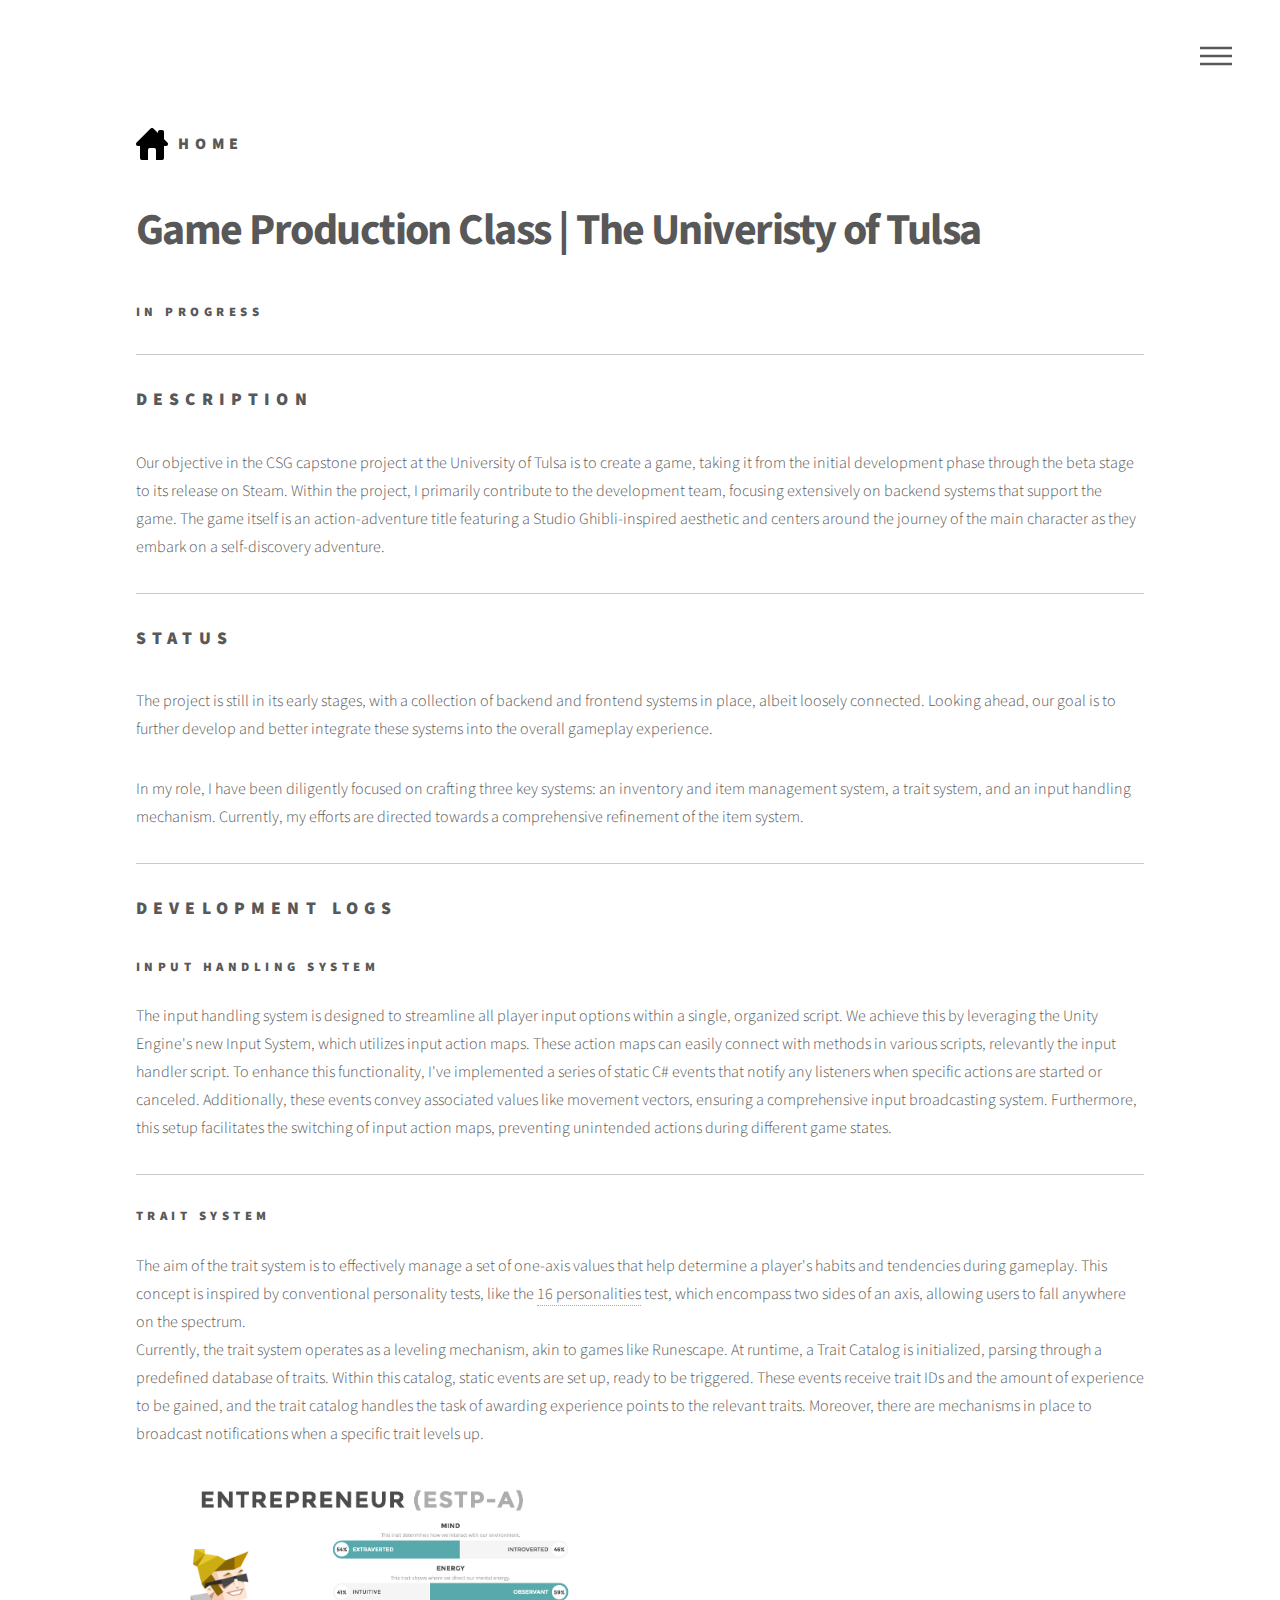
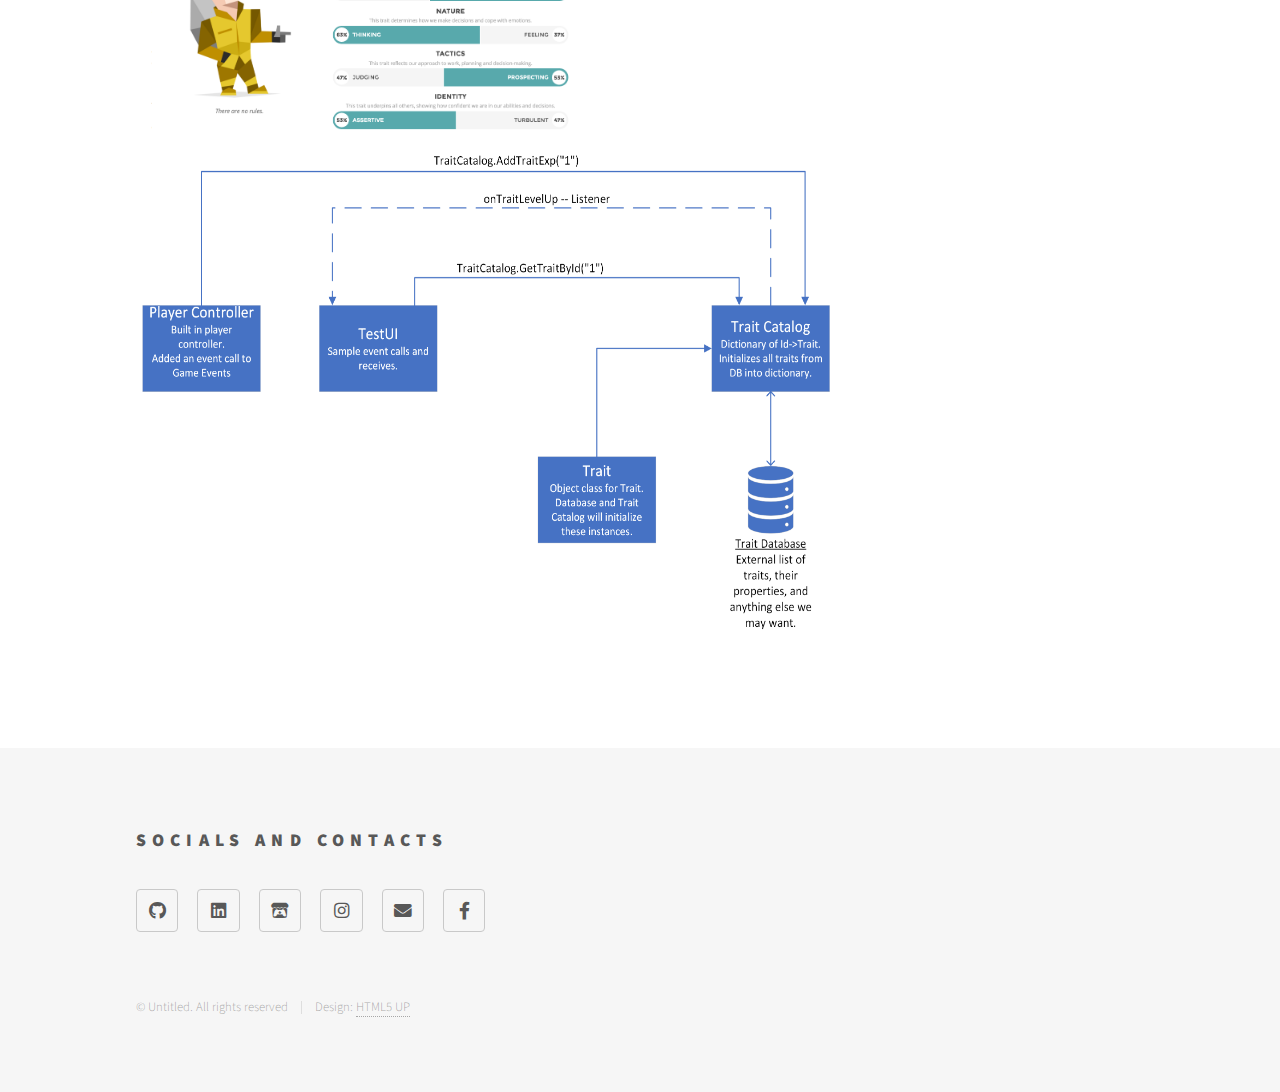
<file: game-production-class.html>
<!DOCTYPE HTML>
<!--
	Phantom by HTML5 UP
	html5up.net | @ajlkn
	Free for personal and commercial use under the CCA 3.0 license (html5up.net/license)
-->
<html>
	<head>
		<title>Coleton Wheeler | Game Production Class</title>
		<meta charset="utf-8" />
		<meta name="viewport" content="width=device-width, initial-scale=1, user-scalable=no" />
		<link rel="stylesheet" href="assets/css/main.css" />
		<noscript><link rel="stylesheet" href="assets/css/noscript.css" /></noscript>
	</head>
	<body class="is-preload">
		<!-- Wrapper -->
			<div id="wrapper">

				<!-- Header -->
					<header id="header">
						<div class="inner">

							<!-- Logo -->
								<a href="index.html" class="logo">
									<span class="symbol"><img src="images/1024px-Home-icon.png" alt="" /></span><span class="title">Home</span>
								</a>

							<!-- Nav -->
								<nav>
									<ul>
										<li><a href="#menu">Menu</a></li>
									</ul>
								</nav>
						</div>
					</header>

				<!-- Menu -->
					<nav id="menu">
						<h2>Menu</h2>
						<ul>
							<li><a href="index.html">Home</a></li>
							<!--Insert menu items here-->
						</ul>
					</nav>

				<!-- Main -->
					<div id="main">
						<div class="inner">
							<h1>Game Production Class | The Univeristy of Tulsa</h1>
							<h5>In Progress</h5>
							<hr>
							<!--<span class="image main"><img src="images/pic13.jpg" alt="" /></span>-->
							<h2>Description</h2>
							<p>
								Our objective in the CSG capstone project at the University of Tulsa is to create a game, taking it from the 
								initial development phase through the beta stage to its release on Steam. Within the project, I primarily 
								contribute to the development team, focusing extensively on backend systems that support the game. The game 
								itself is an action-adventure title featuring a Studio Ghibli-inspired aesthetic and centers around the 
								journey of the main character as they embark on a self-discovery adventure.
							</p>
							<hr>
							<h2>Status</h2>
							<p>
								The project is still in its early stages, with a collection of backend and frontend systems in place, albeit 
								loosely connected. Looking ahead, our goal is to further develop and better integrate these systems into the 
								overall gameplay experience.
							</p>
							<p>
								In my role, I have been diligently focused on crafting three key systems: an inventory and item management 
								system, a trait system, and an input handling mechanism. Currently, my efforts are directed towards a 
								comprehensive refinement of the item system.
							</p>
							<hr>
							<h2>Development Logs</h2>
							<!-------->
							<h4>Input handling system</h4>
							<p>
								The input handling system is designed to streamline all player input options within a single, organized script.
								We achieve this by leveraging the Unity Engine's new Input System, which utilizes input action maps.
								These action maps can easily connect with methods in various scripts, relevantly the input handler script.
								To enhance this functionality, I've implemented a series of static C# events that notify any listeners 
								when specific actions are started or canceled.
								Additionally, these events convey associated values like movement vectors, ensuring a comprehensive input broadcasting system.
								Furthermore, this setup facilitates the switching of input action maps, preventing unintended actions during different game states.
							</p>
							<hr>
							<!-------->
							<h4>Trait System</h4>
							<p>
								The aim of the trait system is to effectively manage a set of one-axis values that help determine a player's habits 
								and tendencies during gameplay. This concept is inspired by conventional personality tests, like the 
								<a href=https://www.16personalities.com target="_blank">16 personalities</a>
								test, which encompass two sides of an axis, allowing users to fall anywhere on the spectrum.
								<br>
								Currently, the trait system operates as a leveling mechanism, akin to games like Runescape. At runtime, a Trait Catalog is 
								initialized, parsing through a predefined database of traits. Within this catalog, static events are set up, ready to be triggered. 
								These events receive trait IDs and the amount of experience to be gained, and the trait catalog handles the task of awarding 
								experience points to the relevant traits. Moreover, there are mechanisms in place to broadcast notifications when a specific trait levels up.
							</p>
							<img src="images/game-production-class/16personalities-results-example.png" 
								alt="16 personalities results example" 
								width = 480
								height = 253.6/>
							<br>
							<!--TODO: Resize properly-->
							<img src="images/game-production-class/trait-system-overview.png"
								alt="trait system overview"
								width = 700
								height = 500/>
							<br>
						</div>
					</div>

				<!-- Footer -->
					<footer id="footer">
						<div class="inner">
							<section>
								<!--I should do this: https://stackoverflow.com/questions/18534314/reuse-elements-of-html-->
								<h2>Socials and Contacts</h2>
								<ul class="icons">
									<li><a href="https://github.com/Doggitoz" class="icon brands style2 fa-github" target="_blank"><span class="label">GitHub</span></a></li>
									<li><a href="https://www.linkedin.com/in/coleton-wheeler/" class="icon brands style2 fa-linkedin" target="_blank"><span class="label">LinkedIn</span></a></li>
									<li><a href="https://doggitoz.itch.io/" class="icon brands style2 fa-itch-io" target="_blank"><span class="label" >ItchIO</span></a></li>
									<li><a href="https://www.instagram.com/ton.of.coal/" class="icon brands style2 fa-instagram" target="_blank"><span class="label">Instagram</span></a></li>
									<li><a href="mailto:coleton.wheeler@gmail.com" class="icon solid style2 fa-envelope" target="_blank"><span class="label">Email</span></a></li>
									<li><a href="https://www.facebook.com/profile.php?id=100007698827687" class="icon brands style2 fa-facebook-f" target="_blank"><span class="label">Facebook</span></a></li>
								</ul>
							</section>
							<ul class="copyright">
								<li>&copy; Untitled. All rights reserved</li><li>Design: <a href="http://html5up.net">HTML5 UP</a></li>
							</ul>
						</div>
					</footer>

			</div>

		<!-- Scripts -->
			<script src="assets/js/jquery.min.js"></script>
			<script src="assets/js/browser.min.js"></script>
			<script src="assets/js/breakpoints.min.js"></script>
			<script src="assets/js/util.js"></script>
			<script src="assets/js/main.js"></script>

	</body>
</html>
</file>
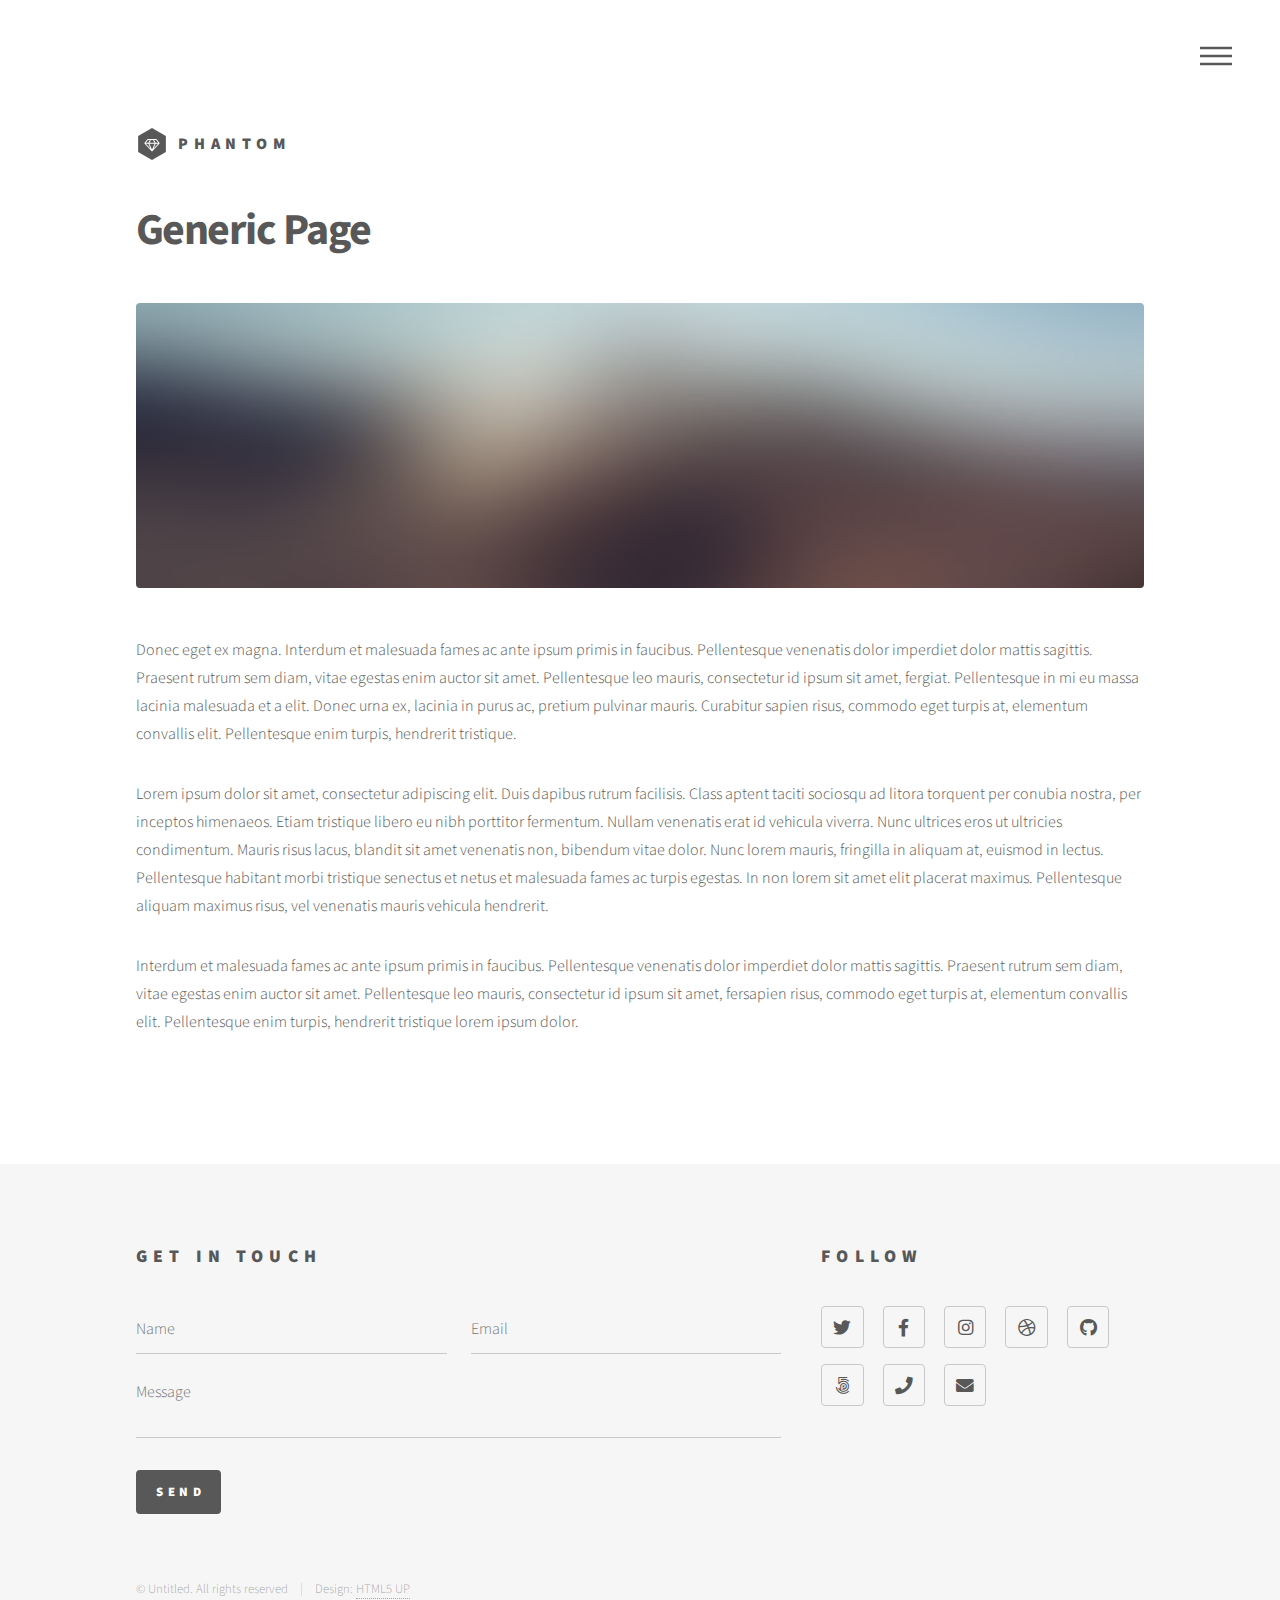
<file: generic.html>
<!DOCTYPE HTML>
<!--
	Phantom by HTML5 UP
	html5up.net | @ajlkn
	Free for personal and commercial use under the CCA 3.0 license (html5up.net/license)
-->
<html>
	<head>
		<title>Generic - Phantom by HTML5 UP</title>
		<meta charset="utf-8" />
		<meta name="viewport" content="width=device-width, initial-scale=1, user-scalable=no" />
		<link rel="stylesheet" href="assets/css/main.css" />
		<noscript><link rel="stylesheet" href="assets/css/noscript.css" /></noscript>
	</head>
	<body class="is-preload">
		<!-- Wrapper -->
			<div id="wrapper">

				<!-- Header -->
					<header id="header">
						<div class="inner">

							<!-- Logo -->
								<a href="index.html" class="logo">
									<span class="symbol"><img src="images/logo.svg" alt="" /></span><span class="title">Phantom</span>
								</a>

							<!-- Nav -->
								<nav>
									<ul>
										<li><a href="#menu">Menu</a></li>
									</ul>
								</nav>

						</div>
					</header>

				<!-- Menu -->
					<nav id="menu">
						<h2>Menu</h2>
						<ul>
							<li><a href="index.html">Home</a></li>
							<li><a href="generic.html">Ipsum veroeros</a></li>
							<li><a href="generic.html">Tempus etiam</a></li>
							<li><a href="generic.html">Consequat dolor</a></li>
							<li><a href="elements.html">Elements</a></li>
						</ul>
					</nav>

				<!-- Main -->
					<div id="main">
						<div class="inner">
							<h1>Generic Page</h1>
							<span class="image main"><img src="images/pic13.jpg" alt="" /></span>
							<p>Donec eget ex magna. Interdum et malesuada fames ac ante ipsum primis in faucibus. Pellentesque venenatis dolor imperdiet dolor mattis sagittis. Praesent rutrum sem diam, vitae egestas enim auctor sit amet. Pellentesque leo mauris, consectetur id ipsum sit amet, fergiat. Pellentesque in mi eu massa lacinia malesuada et a elit. Donec urna ex, lacinia in purus ac, pretium pulvinar mauris. Curabitur sapien risus, commodo eget turpis at, elementum convallis elit. Pellentesque enim turpis, hendrerit tristique.</p>
							<p>Lorem ipsum dolor sit amet, consectetur adipiscing elit. Duis dapibus rutrum facilisis. Class aptent taciti sociosqu ad litora torquent per conubia nostra, per inceptos himenaeos. Etiam tristique libero eu nibh porttitor fermentum. Nullam venenatis erat id vehicula viverra. Nunc ultrices eros ut ultricies condimentum. Mauris risus lacus, blandit sit amet venenatis non, bibendum vitae dolor. Nunc lorem mauris, fringilla in aliquam at, euismod in lectus. Pellentesque habitant morbi tristique senectus et netus et malesuada fames ac turpis egestas. In non lorem sit amet elit placerat maximus. Pellentesque aliquam maximus risus, vel venenatis mauris vehicula hendrerit.</p>
							<p>Interdum et malesuada fames ac ante ipsum primis in faucibus. Pellentesque venenatis dolor imperdiet dolor mattis sagittis. Praesent rutrum sem diam, vitae egestas enim auctor sit amet. Pellentesque leo mauris, consectetur id ipsum sit amet, fersapien risus, commodo eget turpis at, elementum convallis elit. Pellentesque enim turpis, hendrerit tristique lorem ipsum dolor.</p>
						</div>
					</div>

				<!-- Footer -->
					<footer id="footer">
						<div class="inner">
							<section>
								<h2>Get in touch</h2>
								<form method="post" action="#">
									<div class="fields">
										<div class="field half">
											<input type="text" name="name" id="name" placeholder="Name" />
										</div>
										<div class="field half">
											<input type="email" name="email" id="email" placeholder="Email" />
										</div>
										<div class="field">
											<textarea name="message" id="message" placeholder="Message"></textarea>
										</div>
									</div>
									<ul class="actions">
										<li><input type="submit" value="Send" class="primary" /></li>
									</ul>
								</form>
							</section>
							<section>
								<h2>Follow</h2>
								<ul class="icons">
									<li><a href="#" class="icon brands style2 fa-twitter"><span class="label">Twitter</span></a></li>
									<li><a href="#" class="icon brands style2 fa-facebook-f"><span class="label">Facebook</span></a></li>
									<li><a href="#" class="icon brands style2 fa-instagram"><span class="label">Instagram</span></a></li>
									<li><a href="#" class="icon brands style2 fa-dribbble"><span class="label">Dribbble</span></a></li>
									<li><a href="#" class="icon brands style2 fa-github"><span class="label">GitHub</span></a></li>
									<li><a href="#" class="icon brands style2 fa-500px"><span class="label">500px</span></a></li>
									<li><a href="#" class="icon solid style2 fa-phone"><span class="label">Phone</span></a></li>
									<li><a href="#" class="icon solid style2 fa-envelope"><span class="label">Email</span></a></li>
								</ul>
							</section>
							<ul class="copyright">
								<li>&copy; Untitled. All rights reserved</li><li>Design: <a href="http://html5up.net">HTML5 UP</a></li>
							</ul>
						</div>
					</footer>

			</div>

		<!-- Scripts -->
			<script src="assets/js/jquery.min.js"></script>
			<script src="assets/js/browser.min.js"></script>
			<script src="assets/js/breakpoints.min.js"></script>
			<script src="assets/js/util.js"></script>
			<script src="assets/js/main.js"></script>

	</body>
</html>
</file>
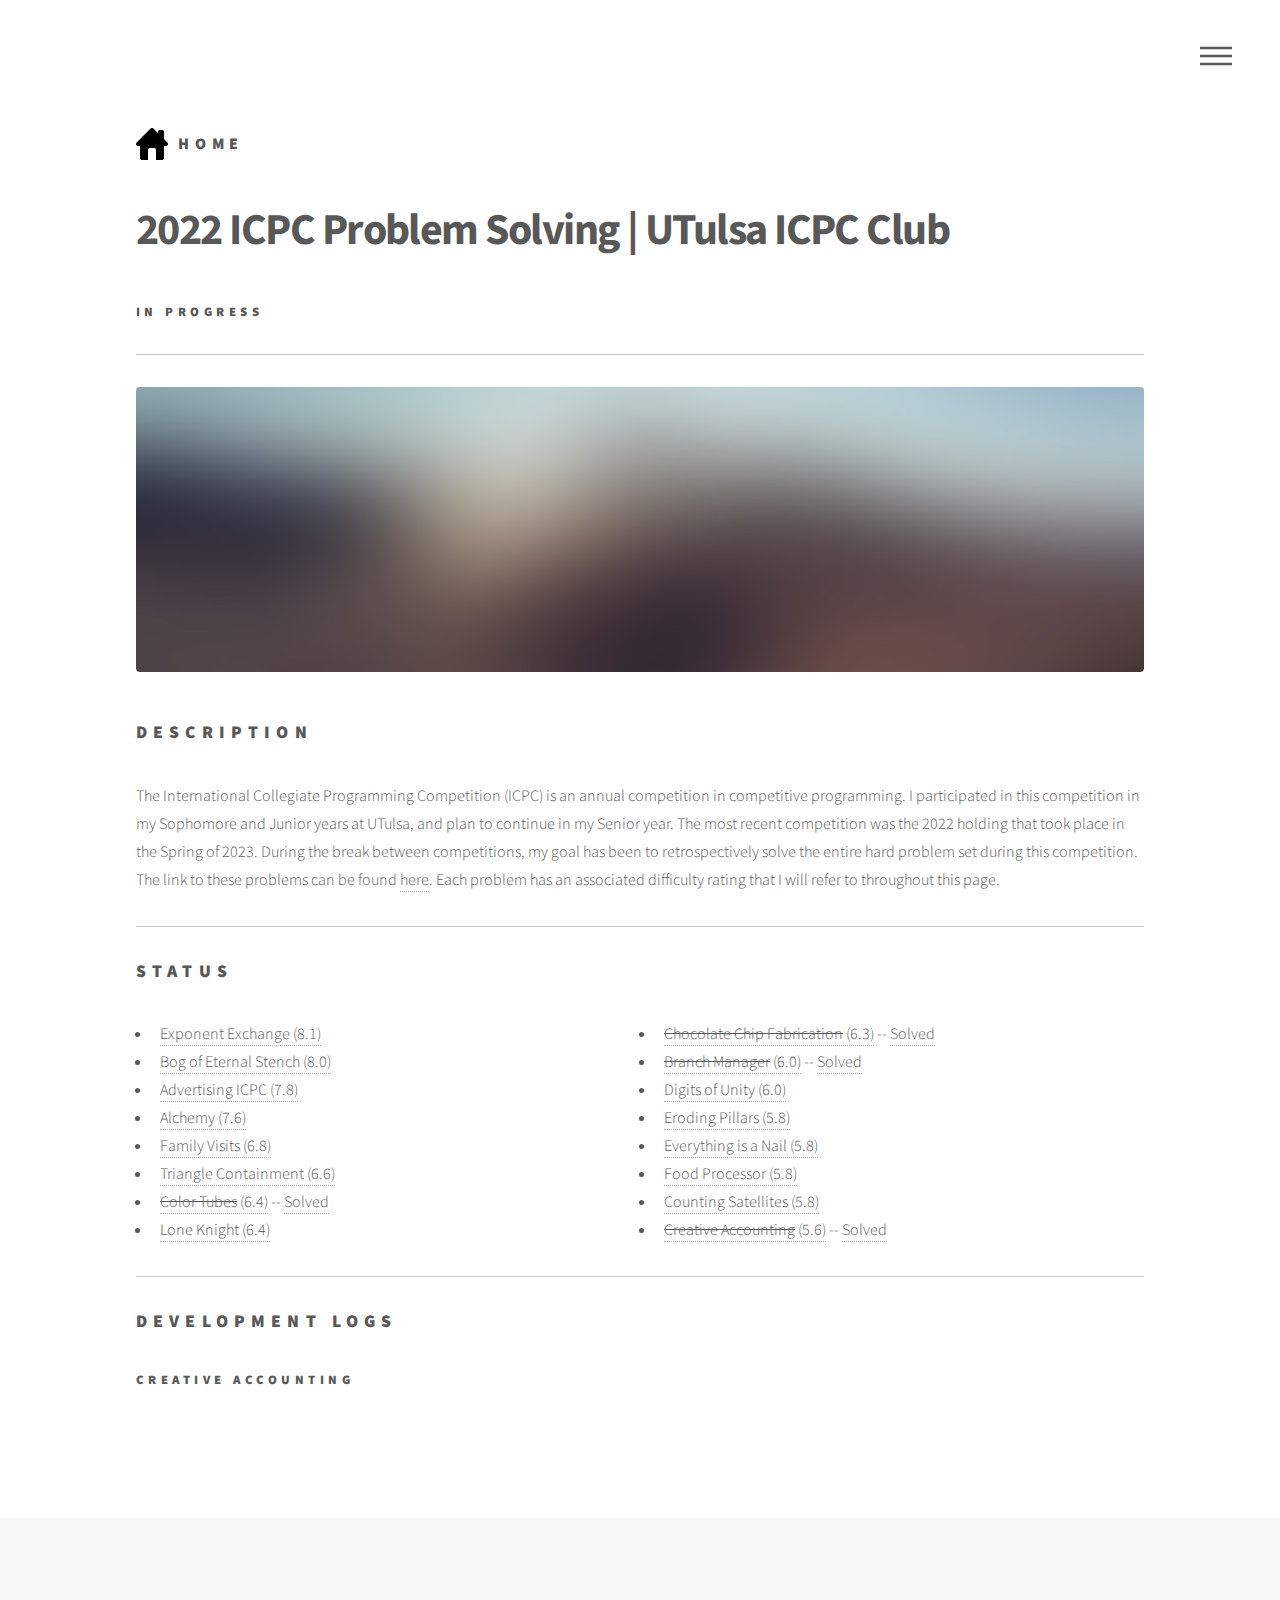
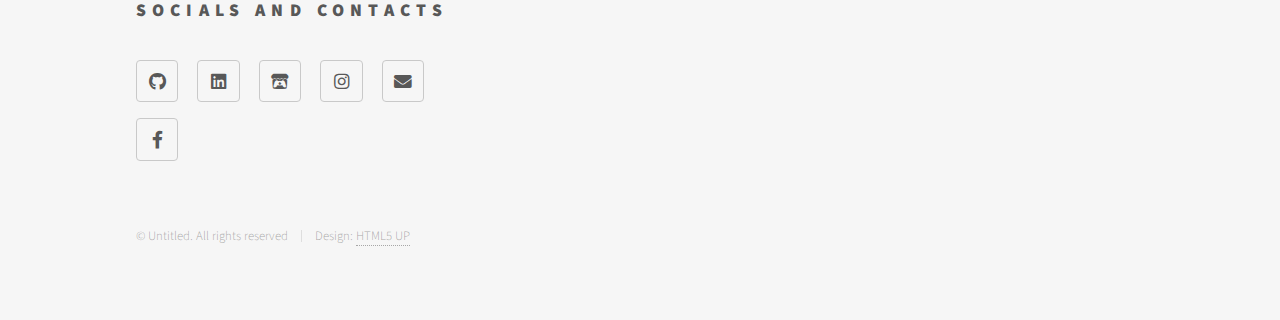
<file: icpc-problems.html>
<!DOCTYPE HTML>
<!--
	Phantom by HTML5 UP
	html5up.net | @ajlkn
	Free for personal and commercial use under the CCA 3.0 license (html5up.net/license)
-->
<html>
	<head>
		<title>Coleton Wheeler | ICPC Problems</title>
		<meta charset="utf-8" />
		<meta name="viewport" content="width=device-width, initial-scale=1, user-scalable=no" />
		<link rel="stylesheet" href="assets/css/main.css" />
		<noscript><link rel="stylesheet" href="assets/css/noscript.css" /></noscript>
		<style>
			ul {
			  columns: 3;
			  -webkit-columns: 2;
			  -moz-columns: 2;
			}
		</style>
	</head>
	<body class="is-preload">
		<!-- Wrapper -->
			<div id="wrapper">

				<!-- Header -->
					<header id="header">
						<div class="inner">

							<!-- Logo -->
								<a href="index.html" class="logo">
									<span class="symbol"><img src="images/1024px-Home-icon.png" alt="" /></span><span class="title">Home</span>
								</a>

							<!-- Nav -->
								<nav>
									<ul>
										<li><a href="#menu">Menu</a></li>
									</ul>
								</nav>
						</div>
					</header>

				<!-- Menu -->
					<nav id="menu">
						<h2>Menu</h2>
						<ul>
							<li><a href="index.html">Home</a></li>
							<!--Insert menu items here-->
						</ul>
					</nav>

				<!-- Main -->
					<div id="main">
						<div class="inner">
							<h1>2022 ICPC Problem Solving | UTulsa ICPC Club</h1>
							<h5>In Progress</h5>
							<hr>
							<span class="image main"><img src="images/pic13.jpg" alt="" /></span>
							<h2>Description</h2>
							<p>
								The International Collegiate Programming Competition (ICPC) is an annual competition in competitive programming. I participated in this
								competition in my Sophomore and Junior years at UTulsa, and plan to continue in my Senior year. The most recent competition was the 2022
								holding that took place in the Spring of 2023. During the break between competitions, my goal has been to retrospectively solve the entire
								hard problem set during this competition. The link to these problems can be found 
								<a href="https://open.kattis.com/problem-sources/2022%20ICPC%20North%20America%20Regional%20Programming%20Contests%20%28February%2025%2C%202023%29">here</a>.
								Each problem has an associated difficulty rating that I will refer to throughout this page.
							</p>
							<hr>
							<h2>Status</h2>
							<ul>
								<li><a href="https://open.kattis.com/problems/exponentexchange">Exponent Exchange (8.1)</a></li>
								<li><a href="https://open.kattis.com/problems/bogofeternalstench">Bog of Eternal Stench (8.0)</a></li>
								<li><a href="https://open.kattis.com/problems/advertisingicpc">Advertising ICPC (7.8)</a></li>
								<li><a href="https://open.kattis.com/problems/alchemy">Alchemy (7.6)</a></li>
								<li><a href="https://open.kattis.com/problems/familyvisits">Family Visits (6.8)</a></li>
								<li><a href="https://open.kattis.com/problems/exponentexchange">Triangle Containment (6.6)</a></li>
								<li>
									<a href="https://open.kattis.com/problems/colortubes"><s>Color Tubes</s> (6.4)</a>
									 -- 
									<a href="https://github.com/Doggitoz/CodingProblems/blob/main/CodingPlayground/src/ICPC2022/ColorTubes.java">Solved</a>
								</li>
								<li><a href="https://open.kattis.com/problems/loneknight">Lone Knight (6.4)</a></li>
								<li>
									<a href="https://open.kattis.com/problems/chocolatechipfabrication"><s>Chocolate Chip Fabrication</s> (6.3)</a>
									 -- 
									<a href="https://github.com/Doggitoz/CodingProblems/blob/main/CodingPlayground/src/ICPC2022/ChocolateChipFabrication.java">Solved</a>
								</li>
								<li>
									<a href="https://open.kattis.com/problems/branchmanager"><s>Branch Manager</s> (6.0)</a>
									 -- 
									<a href="https://github.com/Doggitoz/CodingProblems/blob/main/CodingPlayground/src/ICPC2022/BranchManager.java">Solved</a>
								</li>
								<li><a href="https://open.kattis.com/problems/digitsofunity">Digits of Unity (6.0)</a></li>
								<li><a href="https://open.kattis.com/problems/erodingpillars">Eroding Pillars (5.8)</a></li>
								<li><a href="https://open.kattis.com/problems/everythingisanail">Everything is a Nail (5.8)</a></li>
								<li><a href="https://open.kattis.com/problems/foodprocessor">Food Processor (5.8)</a></li>
								<li><a href="https://open.kattis.com/problems/countingsatellites">Counting Satellites (5.8)</a></li>
								<li>
									<a href="https://open.kattis.com/problems/creatingaccounting"><s>Creative Accounting</s> (5.6)</a>
									 -- 
									<a href="https://github.com/Doggitoz/CodingProblems/blob/main/CodingPlayground/src/ICPC2022/CreativeAccounting.java">Solved</a>
								</li>
								
							</ul>
							<hr>
							<h2>Development Logs</h2>
							<h4>Creative Accounting</h4>
							<p></p>

						</div>
					</div>

				<!-- Footer -->
					<footer id="footer">
						<div class="inner">
							<section>
								<h2>Socials and Contacts</h2>
								<ul class="icons">
									<li><a href="https://github.com/Doggitoz" class="icon brands style2 fa-github" target="_blank"><span class="label">GitHub</span></a></li>
									<li><a href="https://www.linkedin.com/in/coleton-wheeler/" class="icon brands style2 fa-linkedin" target="_blank"><span class="label">LinkedIn</span></a></li>
									<li><a href="https://doggitoz.itch.io/" class="icon brands style2 fa-itch-io" target="_blank"><span class="label" >ItchIO</span></a></li>
									<li><a href="https://www.instagram.com/ton.of.coal/" class="icon brands style2 fa-instagram" target="_blank"><span class="label">Instagram</span></a></li>
									<li><a href="mailto:coleton.wheeler@gmail.com" class="icon solid style2 fa-envelope" target="_blank"><span class="label">Email</span></a></li>
									<li><a href="https://www.facebook.com/profile.php?id=100007698827687" class="icon brands style2 fa-facebook-f" target="_blank"><span class="label">Facebook</span></a></li>
								</ul>
							</section>
							<ul class="copyright">
								<li>&copy; Untitled. All rights reserved</li><li>Design: <a href="http://html5up.net">HTML5 UP</a></li>
							</ul>
						</div>
					</footer>

			</div>

		<!-- Scripts -->
			<script src="assets/js/jquery.min.js"></script>
			<script src="assets/js/browser.min.js"></script>
			<script src="assets/js/breakpoints.min.js"></script>
			<script src="assets/js/util.js"></script>
			<script src="assets/js/main.js"></script>

	</body>
</html>
</file>
<file: assets/css/noscript.css>
/*
	Phantom by HTML5 UP
	html5up.net | @ajlkn
	Free for personal and commercial use under the CCA 3.0 license (html5up.net/license)
*/

/* Tiles */

	body.is-preload .tiles article {
		-moz-transform: none;
		-webkit-transform: none;
		-ms-transform: none;
		transform: none;
		opacity: 1;
	}
</file>
<file: styles.css>
body {
  font-family: 'Arial', sans-serif;
  margin: 0;
  padding: 0;
  background-color: #2A2A2A;
  color: #E0E0E0;
  height: 100%;
}

.title {
  font-size: 2.5rem;
  color: #E0E0E0;
}

.subtitle {
  font-size: 1.2rem;
  color: #E0E0E0;
}

.main-content {
  padding: 20px;
  max-width: 100%;
  margin: auto;
}

h2 {
  color: #D989AE;
  text-align: center;
  margin-top: 20px;
}

p {
  text-align: center;
}

/* Wrapper */
#wrapper>*>.inner {
  width: 100%;
  max-width: 68em;
  margin: 0 auto;
  padding: 0 2.5em;
  place-items: center;
}

@media screen and (max-width: 736px) {

  #wrapper>*>.inner {
    padding: 0 1.25em;
  }

}

/* About Me ---------------------------------------------------------------------------------- */
.about-me p {
  padding: 20px;
  font-size: 18px;
}

/* Projects ---------------------------------------------------------------------------------- */
.projects {
  place-items: center;
}

.grid-container {
  display: grid;
  grid-template-columns: repeat(3, 1fr);
  gap: 20px;
  width: 90%;
  align-items: center;
}

.grid-item {
  background-color: #444444;
  border: 7px solid #D989AE;
  border-radius: 6px;
  text-align: left;
  transition: transform 0.2s;
  flex-direction: column;
  justify-content: space-between;
  height: 400px;
  display: flex;
  position: relative;
}

.grid-item a {
  text-decoration: none;
  color: #E0E0E0;
}

.grid-item p {
  text-align: left;
  font-size: large;
  padding-left: 5%;
  padding-right: 5%;
}

.grid-item h2 {
  text-decoration: none;
  color: #D989AE;
  text-align: left;
  padding-left: 5%;
  padding-right: 5%;
}

.image-container {
  width: 100%;
  height: 0;
  bottom: 0;
  left: 0;
  position: absolute;
  padding-bottom: 50%; /* 2:1 Aspect Ratio is best for look */
  overflow: hidden;
}

.image-container img {
  position: absolute;
  top: 0;
  left: 50%;
  transform: translateX(-50%);
  width: 100%;
  height: 100%;
  object-fit: cover;
}

.grid-item:hover {
  border: 7px solid #c45d8d;
}
/* ------------------------------------------------------------------------------- */

.content {
  flex: 1;
}

.footer {
  text-align: center;
  padding: 10px;
  background-color: #ffcccb;
  /* Match header and section */
  position: relative;
  /* Changed from absolute */
  width: 100%;
}

/* Might eventually make this like a branch or smthn */
.separator {
  height: 2px;
  width: 50%;
  background-color: #D989AE;
  margin: 0 auto 20px;
  display: block;
  text-align: center;
}

/* Icons */
.icon {
  text-decoration: none;
  border-bottom: none;
  position: relative;
}

.icon:before {
  -moz-osx-font-smoothing: grayscale;
  -webkit-font-smoothing: antialiased;
  display: inline-block;
  font-style: normal;
  font-variant: normal;
  text-rendering: auto;
  line-height: 1;
  text-transform: none !important;
  font-family: 'Font Awesome 5 Free';
  font-weight: 400;
}

.icon>.label {
  display: none;
}

.icon:before {
  line-height: inherit;
}

.icon.solid:before {
  font-weight: 900;
}

.icon.brands:before {
  font-family: 'Font Awesome 5 Brands';
}

.icon.style2 {
  -moz-transition: background-color 0.2s ease-in-out, color 0.2s ease-in-out, border-color 0.2s ease-in-out;
  -webkit-transition: background-color 0.2s ease-in-out, color 0.2s ease-in-out, border-color 0.2s ease-in-out;
  -ms-transition: background-color 0.2s ease-in-out, color 0.2s ease-in-out, border-color 0.2s ease-in-out;
  transition: background-color 0.2s ease-in-out, color 0.2s ease-in-out, border-color 0.2s ease-in-out;
  background-color: transparent;
  border: solid 1px #c9c9c9;
  border-radius: 4px;
  width: 2.65em;
  height: 2.65em;
  display: inline-block;
  text-align: center;
  line-height: 2.65em;
  color: inherit;
}

.icon.style2:before {
  font-size: 1.1em;
}

.icon.style2:hover {
  color: #f2849e;
  border-color: #f2849e;
}

.icon.style2:active {
  background-color: rgba(242, 132, 158, 0.1);
}

ul.icons {
  cursor: default;
  list-style: none;
  padding-left: 0;
  margin: 0;
  display: flex;
  justify-content: center;
  flex-wrap: wrap;
}

ul.icons li {
  display: inline-block;
  padding: 1em;
}



/* Cherry Blossom Section */
.cherry-blossom-section {
  position: relative;
  height: 100vh;
  background-image: url('images/sakura_branch.png');
  background-size: cover;
  background-position: center;
  overflow: hidden;
}

.sakura-overlay {
  position: absolute;
  top: 0;
  left: 0;
  width: 100%;
  height: 100%;
  z-index: 1;
  pointer-events: none;
}

.image {
  position: absolute;
  width: 110%;
  height: 560%; /* Adjust as needed */
  background-repeat: no-repeat;
  background-size: cover; /* or 'cover' depending on the effect you want */
  background-position: center;
  transition: transform 0.2s ease-out, filter 0.2s ease-out;
}

.top-petals {
  top: 0;
  background-image: url('images/sakura_petals_top.png');
}

.bottom-petals {
  bottom: 0;
  background-image: url('images/sakura_petals_bottom.png');
}

.intro-text {
  position: absolute;
  top: 50%;
  left: 50%;
  transform: translate(-50%, -50%);
  text-align: center;
  z-index: 2;
  opacity: 0; /* Hidden initially */
  transition: opacity 0.5s ease-in-out;
  color: white;
  font-size: 2rem;
  text-shadow: 0 0 10px rgba(0, 0, 0, 0.5);
}

.intro-text h2 {
  margin: 0;
  font-size: 3rem;
}

.intro-text p {
  margin-top: 0.5rem;
  font-size: 1.5rem;
}

/* Functionality */

/* https://www.w3schools.com/howto/howto_css_hide_scrollbars.asp */
/* Hide scrollbar for Chrome, Safari and Opera */
::-webkit-scrollbar {
  display: none;
}

/* Hide scrollbar for IE, Edge and Firefox */
.body {
  -ms-overflow-style: none;  /* IE and Edge */
  scrollbar-width: none;  /* Firefox */
}
</file>
<file: assets/css/main.css>
@import url(fontawesome-all.min.css);
@import url("https://fonts.googleapis.com/css?family=Source+Sans+Pro:300,700,900");

/*
	Phantom by HTML5 UP
	html5up.net | @ajlkn
	Free for personal and commercial use under the CCA 3.0 license (html5up.net/license)
*/

html, body, div, span, applet, object,
iframe, h1, h2, h3, h4, h5, h6, p, blockquote,
pre, a, abbr, acronym, address, big, cite,
code, del, dfn, em, img, ins, kbd, q, s, samp,
small, strike, strong, sub, sup, tt, var, b,
u, i, center, dl, dt, dd, ol, ul, li, fieldset,
form, label, legend, table, caption, tbody,
tfoot, thead, tr, th, td, article, aside,
canvas, details, embed, figure, figcaption,
footer, header, hgroup, menu, nav, output, ruby,
section, summary, time, mark, audio, video {
	margin: 0;
	padding: 0;
	border: 0;
	font-size: 100%;
	font: inherit;
	vertical-align: baseline;}

article, aside, details, figcaption, figure,
footer, header, hgroup, menu, nav, section {
	display: block;}

body {
	line-height: 1;
}

ol, ul {
	list-style: none;
}

blockquote, q {
	quotes: none;
}

	blockquote:before, blockquote:after, q:before, q:after {
		content: '';
		content: none;
	}

table {
	border-collapse: collapse;
	border-spacing: 0;
}

body {
	-webkit-text-size-adjust: none;
}

mark {
	background-color: transparent;
	color: inherit;
}

input::-moz-focus-inner {
	border: 0;
	padding: 0;
}

input, select, textarea {
	-moz-appearance: none;
	-webkit-appearance: none;
	-ms-appearance: none;
	appearance: none;
}

/* Basic */

	@-ms-viewport {
		width: device-width;
	}

	body {
		-ms-overflow-style: scrollbar;
	}

	@media screen and (max-width: 480px) {

		html, body {
			min-width: 320px;
		}

	}

	html {
		box-sizing: border-box;
	}

	*, *:before, *:after {
		box-sizing: inherit;
	}

	body {
		background: #ffffff;
	}

		body.is-preload *, body.is-preload *:before, body.is-preload *:after {
			-moz-animation: none !important;
			-webkit-animation: none !important;
			-ms-animation: none !important;
			animation: none !important;
			-moz-transition: none !important;
			-webkit-transition: none !important;
			-ms-transition: none !important;
			transition: none !important;
		}

/* Type */

	body, input, select, textarea {
		color: #585858;
		font-family: "Source Sans Pro", Helvetica, sans-serif;
		font-size: 16pt;
		font-weight: 300;
		line-height: 1.75;
	}

		@media screen and (max-width: 1680px) {

			body, input, select, textarea {
				font-size: 14pt;
			}

		}

		@media screen and (max-width: 1280px) {

			body, input, select, textarea {
				font-size: 12pt;
			}

		}

	a {
		-moz-transition: border-bottom-color 0.2s ease, color 0.2s ease;
		-webkit-transition: border-bottom-color 0.2s ease, color 0.2s ease;
		-ms-transition: border-bottom-color 0.2s ease, color 0.2s ease;
		transition: border-bottom-color 0.2s ease, color 0.2s ease;
		text-decoration: none;
		color: #585858;
		border-bottom: dotted 1px rgba(88, 88, 88, 0.5);
	}

		a:hover {
			border-bottom-color: transparent;
			color: #f2849e !important;
		}

	strong, b {
		font-weight: 900;
	}

	em, i {
		font-style: italic;
	}

	p {
		margin: 0 0 2em 0;
	}

	h1 {
		font-size: 2.75em;
		font-weight: 700;
		line-height: 1.3;
		margin: 0 0 1em 0;
		letter-spacing: -0.035em;
	}

		h1 a {
			color: inherit;
		}

		@media screen and (max-width: 736px) {

			h1 {
				font-size: 2em;
				margin: 0 0 1em 0;
			}

		}

		@media screen and (max-width: 360px) {

			h1 {
				font-size: 1.75em;
			}

		}

	h2, h3, h4, h5, h6 {
		font-weight: 900;
		line-height: 1.5;
		margin: 0 0 2em 0;
		text-transform: uppercase;
		letter-spacing: 0.35em;
	}

		h2 a, h3 a, h4 a, h5 a, h6 a {
			color: inherit;
		}

	h2 {
		font-size: 1.1em;
	}

	h3 {
		font-size: 1em;
	}

	h4 {
		font-size: 0.8em;
	}

	h5 {
		font-size: 0.8em;
	}

	h6 {
		font-size: 0.8em;
	}

	@media screen and (max-width: 980px) {

		h1 br, h2 br, h3 br, h4 br, h5 br, h6 br {
			display: none;
		}

	}

	@media screen and (max-width: 736px) {

		h2 {
			font-size: 1em;
		}

		h3 {
			font-size: 0.8em;
		}

	}

	sub {
		font-size: 0.8em;
		position: relative;
		top: 0.5em;
	}

	sup {
		font-size: 0.8em;
		position: relative;
		top: -0.5em;
	}

	blockquote {
		border-left: solid 4px #c9c9c9;
		font-style: italic;
		margin: 0 0 2em 0;
		padding: 0.5em 0 0.5em 2em;
	}

	code {
		background: rgba(144, 144, 144, 0.075);
		border-radius: 4px;
		border: solid 1px #c9c9c9;
		font-family: "Courier New", monospace;
		font-size: 0.9em;
		margin: 0 0.25em;
		padding: 0.25em 0.65em;
	}

	pre {
		-webkit-overflow-scrolling: touch;
		font-family: "Courier New", monospace;
		font-size: 0.9em;
		margin: 0 0 2em 0;
	}

		pre code {
			display: block;
			line-height: 1.75;
			padding: 1em 1.5em;
			overflow-x: auto;
		}

	hr {
		border: 0;
		border-bottom: solid 1px #c9c9c9;
		margin: 2em 0;
	}

		hr.major {
			margin: 3em 0;
		}

	.align-left {
		text-align: left;
	}

	.align-center {
		text-align: center;
	}

	.align-right {
		text-align: right;
	}

/* Row */

	.row {
		display: flex;
		flex-wrap: wrap;
		box-sizing: border-box;
		align-items: stretch;
	}

		.row > * {
			box-sizing: border-box;
		}

		.row.gtr-uniform > * > :last-child {
			margin-bottom: 0;
		}

		.row.aln-left {
			justify-content: flex-start;
		}

		.row.aln-center {
			justify-content: center;
		}

		.row.aln-right {
			justify-content: flex-end;
		}

		.row.aln-top {
			align-items: flex-start;
		}

		.row.aln-middle {
			align-items: center;
		}

		.row.aln-bottom {
			align-items: flex-end;
		}

		.row > .imp {
			order: -1;
		}

		.row > .col-1 {
			width: 8.33333%;
		}

		.row > .off-1 {
			margin-left: 8.33333%;
		}

		.row > .col-2 {
			width: 16.66667%;
		}

		.row > .off-2 {
			margin-left: 16.66667%;
		}

		.row > .col-3 {
			width: 25%;
		}

		.row > .off-3 {
			margin-left: 25%;
		}

		.row > .col-4 {
			width: 33.33333%;
		}

		.row > .off-4 {
			margin-left: 33.33333%;
		}

		.row > .col-5 {
			width: 41.66667%;
		}

		.row > .off-5 {
			margin-left: 41.66667%;
		}

		.row > .col-6 {
			width: 50%;
		}

		.row > .off-6 {
			margin-left: 50%;
		}

		.row > .col-7 {
			width: 58.33333%;
		}

		.row > .off-7 {
			margin-left: 58.33333%;
		}

		.row > .col-8 {
			width: 66.66667%;
		}

		.row > .off-8 {
			margin-left: 66.66667%;
		}

		.row > .col-9 {
			width: 75%;
		}

		.row > .off-9 {
			margin-left: 75%;
		}

		.row > .col-10 {
			width: 83.33333%;
		}

		.row > .off-10 {
			margin-left: 83.33333%;
		}

		.row > .col-11 {
			width: 91.66667%;
		}

		.row > .off-11 {
			margin-left: 91.66667%;
		}

		.row > .col-12 {
			width: 100%;
		}

		.row > .off-12 {
			margin-left: 100%;
		}

		.row.gtr-0 {
			margin-top: 0;
			margin-left: 0em;
		}

			.row.gtr-0 > * {
				padding: 0 0 0 0em;
			}

			.row.gtr-0.gtr-uniform {
				margin-top: 0em;
			}

				.row.gtr-0.gtr-uniform > * {
					padding-top: 0em;
				}

		.row.gtr-25 {
			margin-top: 0;
			margin-left: -0.5em;
		}

			.row.gtr-25 > * {
				padding: 0 0 0 0.5em;
			}

			.row.gtr-25.gtr-uniform {
				margin-top: -0.5em;
			}

				.row.gtr-25.gtr-uniform > * {
					padding-top: 0.5em;
				}

		.row.gtr-50 {
			margin-top: 0;
			margin-left: -1em;
		}

			.row.gtr-50 > * {
				padding: 0 0 0 1em;
			}

			.row.gtr-50.gtr-uniform {
				margin-top: -1em;
			}

				.row.gtr-50.gtr-uniform > * {
					padding-top: 1em;
				}

		.row {
			margin-top: 0;
			margin-left: -2em;
		}

			.row > * {
				padding: 0 0 0 2em;
			}

			.row.gtr-uniform {
				margin-top: -2em;
			}

				.row.gtr-uniform > * {
					padding-top: 2em;
				}

		.row.gtr-150 {
			margin-top: 0;
			margin-left: -3em;
		}

			.row.gtr-150 > * {
				padding: 0 0 0 3em;
			}

			.row.gtr-150.gtr-uniform {
				margin-top: -3em;
			}

				.row.gtr-150.gtr-uniform > * {
					padding-top: 3em;
				}

		.row.gtr-200 {
			margin-top: 0;
			margin-left: -4em;
		}

			.row.gtr-200 > * {
				padding: 0 0 0 4em;
			}

			.row.gtr-200.gtr-uniform {
				margin-top: -4em;
			}

				.row.gtr-200.gtr-uniform > * {
					padding-top: 4em;
				}

		@media screen and (max-width: 1680px) {

			.row {
				display: flex;
				flex-wrap: wrap;
				box-sizing: border-box;
				align-items: stretch;
			}

				.row > * {
					box-sizing: border-box;
				}

				.row.gtr-uniform > * > :last-child {
					margin-bottom: 0;
				}

				.row.aln-left {
					justify-content: flex-start;
				}

				.row.aln-center {
					justify-content: center;
				}

				.row.aln-right {
					justify-content: flex-end;
				}

				.row.aln-top {
					align-items: flex-start;
				}

				.row.aln-middle {
					align-items: center;
				}

				.row.aln-bottom {
					align-items: flex-end;
				}

				.row > .imp-xlarge {
					order: -1;
				}

				.row > .col-1-xlarge {
					width: 8.33333%;
				}

				.row > .off-1-xlarge {
					margin-left: 8.33333%;
				}

				.row > .col-2-xlarge {
					width: 16.66667%;
				}

				.row > .off-2-xlarge {
					margin-left: 16.66667%;
				}

				.row > .col-3-xlarge {
					width: 25%;
				}

				.row > .off-3-xlarge {
					margin-left: 25%;
				}

				.row > .col-4-xlarge {
					width: 33.33333%;
				}

				.row > .off-4-xlarge {
					margin-left: 33.33333%;
				}

				.row > .col-5-xlarge {
					width: 41.66667%;
				}

				.row > .off-5-xlarge {
					margin-left: 41.66667%;
				}

				.row > .col-6-xlarge {
					width: 50%;
				}

				.row > .off-6-xlarge {
					margin-left: 50%;
				}

				.row > .col-7-xlarge {
					width: 58.33333%;
				}

				.row > .off-7-xlarge {
					margin-left: 58.33333%;
				}

				.row > .col-8-xlarge {
					width: 66.66667%;
				}

				.row > .off-8-xlarge {
					margin-left: 66.66667%;
				}

				.row > .col-9-xlarge {
					width: 75%;
				}

				.row > .off-9-xlarge {
					margin-left: 75%;
				}

				.row > .col-10-xlarge {
					width: 83.33333%;
				}

				.row > .off-10-xlarge {
					margin-left: 83.33333%;
				}

				.row > .col-11-xlarge {
					width: 91.66667%;
				}

				.row > .off-11-xlarge {
					margin-left: 91.66667%;
				}

				.row > .col-12-xlarge {
					width: 100%;
				}

				.row > .off-12-xlarge {
					margin-left: 100%;
				}

				.row.gtr-0 {
					margin-top: 0;
					margin-left: 0em;
				}

					.row.gtr-0 > * {
						padding: 0 0 0 0em;
					}

					.row.gtr-0.gtr-uniform {
						margin-top: 0em;
					}

						.row.gtr-0.gtr-uniform > * {
							padding-top: 0em;
						}

				.row.gtr-25 {
					margin-top: 0;
					margin-left: -0.5em;
				}

					.row.gtr-25 > * {
						padding: 0 0 0 0.5em;
					}

					.row.gtr-25.gtr-uniform {
						margin-top: -0.5em;
					}

						.row.gtr-25.gtr-uniform > * {
							padding-top: 0.5em;
						}

				.row.gtr-50 {
					margin-top: 0;
					margin-left: -1em;
				}

					.row.gtr-50 > * {
						padding: 0 0 0 1em;
					}

					.row.gtr-50.gtr-uniform {
						margin-top: -1em;
					}

						.row.gtr-50.gtr-uniform > * {
							padding-top: 1em;
						}

				.row {
					margin-top: 0;
					margin-left: -2em;
				}

					.row > * {
						padding: 0 0 0 2em;
					}

					.row.gtr-uniform {
						margin-top: -2em;
					}

						.row.gtr-uniform > * {
							padding-top: 2em;
						}

				.row.gtr-150 {
					margin-top: 0;
					margin-left: -3em;
				}

					.row.gtr-150 > * {
						padding: 0 0 0 3em;
					}

					.row.gtr-150.gtr-uniform {
						margin-top: -3em;
					}

						.row.gtr-150.gtr-uniform > * {
							padding-top: 3em;
						}

				.row.gtr-200 {
					margin-top: 0;
					margin-left: -4em;
				}

					.row.gtr-200 > * {
						padding: 0 0 0 4em;
					}

					.row.gtr-200.gtr-uniform {
						margin-top: -4em;
					}

						.row.gtr-200.gtr-uniform > * {
							padding-top: 4em;
						}

		}

		@media screen and (max-width: 1280px) {

			.row {
				display: flex;
				flex-wrap: wrap;
				box-sizing: border-box;
				align-items: stretch;
			}

				.row > * {
					box-sizing: border-box;
				}

				.row.gtr-uniform > * > :last-child {
					margin-bottom: 0;
				}

				.row.aln-left {
					justify-content: flex-start;
				}

				.row.aln-center {
					justify-content: center;
				}

				.row.aln-right {
					justify-content: flex-end;
				}

				.row.aln-top {
					align-items: flex-start;
				}

				.row.aln-middle {
					align-items: center;
				}

				.row.aln-bottom {
					align-items: flex-end;
				}

				.row > .imp-large {
					order: -1;
				}

				.row > .col-1-large {
					width: 8.33333%;
				}

				.row > .off-1-large {
					margin-left: 8.33333%;
				}

				.row > .col-2-large {
					width: 16.66667%;
				}

				.row > .off-2-large {
					margin-left: 16.66667%;
				}

				.row > .col-3-large {
					width: 25%;
				}

				.row > .off-3-large {
					margin-left: 25%;
				}

				.row > .col-4-large {
					width: 33.33333%;
				}

				.row > .off-4-large {
					margin-left: 33.33333%;
				}

				.row > .col-5-large {
					width: 41.66667%;
				}

				.row > .off-5-large {
					margin-left: 41.66667%;
				}

				.row > .col-6-large {
					width: 50%;
				}

				.row > .off-6-large {
					margin-left: 50%;
				}

				.row > .col-7-large {
					width: 58.33333%;
				}

				.row > .off-7-large {
					margin-left: 58.33333%;
				}

				.row > .col-8-large {
					width: 66.66667%;
				}

				.row > .off-8-large {
					margin-left: 66.66667%;
				}

				.row > .col-9-large {
					width: 75%;
				}

				.row > .off-9-large {
					margin-left: 75%;
				}

				.row > .col-10-large {
					width: 83.33333%;
				}

				.row > .off-10-large {
					margin-left: 83.33333%;
				}

				.row > .col-11-large {
					width: 91.66667%;
				}

				.row > .off-11-large {
					margin-left: 91.66667%;
				}

				.row > .col-12-large {
					width: 100%;
				}

				.row > .off-12-large {
					margin-left: 100%;
				}

				.row.gtr-0 {
					margin-top: 0;
					margin-left: 0em;
				}

					.row.gtr-0 > * {
						padding: 0 0 0 0em;
					}

					.row.gtr-0.gtr-uniform {
						margin-top: 0em;
					}

						.row.gtr-0.gtr-uniform > * {
							padding-top: 0em;
						}

				.row.gtr-25 {
					margin-top: 0;
					margin-left: -0.5em;
				}

					.row.gtr-25 > * {
						padding: 0 0 0 0.5em;
					}

					.row.gtr-25.gtr-uniform {
						margin-top: -0.5em;
					}

						.row.gtr-25.gtr-uniform > * {
							padding-top: 0.5em;
						}

				.row.gtr-50 {
					margin-top: 0;
					margin-left: -1em;
				}

					.row.gtr-50 > * {
						padding: 0 0 0 1em;
					}

					.row.gtr-50.gtr-uniform {
						margin-top: -1em;
					}

						.row.gtr-50.gtr-uniform > * {
							padding-top: 1em;
						}

				.row {
					margin-top: 0;
					margin-left: -2em;
				}

					.row > * {
						padding: 0 0 0 2em;
					}

					.row.gtr-uniform {
						margin-top: -2em;
					}

						.row.gtr-uniform > * {
							padding-top: 2em;
						}

				.row.gtr-150 {
					margin-top: 0;
					margin-left: -3em;
				}

					.row.gtr-150 > * {
						padding: 0 0 0 3em;
					}

					.row.gtr-150.gtr-uniform {
						margin-top: -3em;
					}

						.row.gtr-150.gtr-uniform > * {
							padding-top: 3em;
						}

				.row.gtr-200 {
					margin-top: 0;
					margin-left: -4em;
				}

					.row.gtr-200 > * {
						padding: 0 0 0 4em;
					}

					.row.gtr-200.gtr-uniform {
						margin-top: -4em;
					}

						.row.gtr-200.gtr-uniform > * {
							padding-top: 4em;
						}

		}

		@media screen and (max-width: 980px) {

			.row {
				display: flex;
				flex-wrap: wrap;
				box-sizing: border-box;
				align-items: stretch;
			}

				.row > * {
					box-sizing: border-box;
				}

				.row.gtr-uniform > * > :last-child {
					margin-bottom: 0;
				}

				.row.aln-left {
					justify-content: flex-start;
				}

				.row.aln-center {
					justify-content: center;
				}

				.row.aln-right {
					justify-content: flex-end;
				}

				.row.aln-top {
					align-items: flex-start;
				}

				.row.aln-middle {
					align-items: center;
				}

				.row.aln-bottom {
					align-items: flex-end;
				}

				.row > .imp-medium {
					order: -1;
				}

				.row > .col-1-medium {
					width: 8.33333%;
				}

				.row > .off-1-medium {
					margin-left: 8.33333%;
				}

				.row > .col-2-medium {
					width: 16.66667%;
				}

				.row > .off-2-medium {
					margin-left: 16.66667%;
				}

				.row > .col-3-medium {
					width: 25%;
				}

				.row > .off-3-medium {
					margin-left: 25%;
				}

				.row > .col-4-medium {
					width: 33.33333%;
				}

				.row > .off-4-medium {
					margin-left: 33.33333%;
				}

				.row > .col-5-medium {
					width: 41.66667%;
				}

				.row > .off-5-medium {
					margin-left: 41.66667%;
				}

				.row > .col-6-medium {
					width: 50%;
				}

				.row > .off-6-medium {
					margin-left: 50%;
				}

				.row > .col-7-medium {
					width: 58.33333%;
				}

				.row > .off-7-medium {
					margin-left: 58.33333%;
				}

				.row > .col-8-medium {
					width: 66.66667%;
				}

				.row > .off-8-medium {
					margin-left: 66.66667%;
				}

				.row > .col-9-medium {
					width: 75%;
				}

				.row > .off-9-medium {
					margin-left: 75%;
				}

				.row > .col-10-medium {
					width: 83.33333%;
				}

				.row > .off-10-medium {
					margin-left: 83.33333%;
				}

				.row > .col-11-medium {
					width: 91.66667%;
				}

				.row > .off-11-medium {
					margin-left: 91.66667%;
				}

				.row > .col-12-medium {
					width: 100%;
				}

				.row > .off-12-medium {
					margin-left: 100%;
				}

				.row.gtr-0 {
					margin-top: 0;
					margin-left: 0em;
				}

					.row.gtr-0 > * {
						padding: 0 0 0 0em;
					}

					.row.gtr-0.gtr-uniform {
						margin-top: 0em;
					}

						.row.gtr-0.gtr-uniform > * {
							padding-top: 0em;
						}

				.row.gtr-25 {
					margin-top: 0;
					margin-left: -0.375em;
				}

					.row.gtr-25 > * {
						padding: 0 0 0 0.375em;
					}

					.row.gtr-25.gtr-uniform {
						margin-top: -0.375em;
					}

						.row.gtr-25.gtr-uniform > * {
							padding-top: 0.375em;
						}

				.row.gtr-50 {
					margin-top: 0;
					margin-left: -0.75em;
				}

					.row.gtr-50 > * {
						padding: 0 0 0 0.75em;
					}

					.row.gtr-50.gtr-uniform {
						margin-top: -0.75em;
					}

						.row.gtr-50.gtr-uniform > * {
							padding-top: 0.75em;
						}

				.row {
					margin-top: 0;
					margin-left: -1.5em;
				}

					.row > * {
						padding: 0 0 0 1.5em;
					}

					.row.gtr-uniform {
						margin-top: -1.5em;
					}

						.row.gtr-uniform > * {
							padding-top: 1.5em;
						}

				.row.gtr-150 {
					margin-top: 0;
					margin-left: -2.25em;
				}

					.row.gtr-150 > * {
						padding: 0 0 0 2.25em;
					}

					.row.gtr-150.gtr-uniform {
						margin-top: -2.25em;
					}

						.row.gtr-150.gtr-uniform > * {
							padding-top: 2.25em;
						}

				.row.gtr-200 {
					margin-top: 0;
					margin-left: -3em;
				}

					.row.gtr-200 > * {
						padding: 0 0 0 3em;
					}

					.row.gtr-200.gtr-uniform {
						margin-top: -3em;
					}

						.row.gtr-200.gtr-uniform > * {
							padding-top: 3em;
						}

		}

		@media screen and (max-width: 736px) {

			.row {
				display: flex;
				flex-wrap: wrap;
				box-sizing: border-box;
				align-items: stretch;
			}

				.row > * {
					box-sizing: border-box;
				}

				.row.gtr-uniform > * > :last-child {
					margin-bottom: 0;
				}

				.row.aln-left {
					justify-content: flex-start;
				}

				.row.aln-center {
					justify-content: center;
				}

				.row.aln-right {
					justify-content: flex-end;
				}

				.row.aln-top {
					align-items: flex-start;
				}

				.row.aln-middle {
					align-items: center;
				}

				.row.aln-bottom {
					align-items: flex-end;
				}

				.row > .imp-small {
					order: -1;
				}

				.row > .col-1-small {
					width: 8.33333%;
				}

				.row > .off-1-small {
					margin-left: 8.33333%;
				}

				.row > .col-2-small {
					width: 16.66667%;
				}

				.row > .off-2-small {
					margin-left: 16.66667%;
				}

				.row > .col-3-small {
					width: 25%;
				}

				.row > .off-3-small {
					margin-left: 25%;
				}

				.row > .col-4-small {
					width: 33.33333%;
				}

				.row > .off-4-small {
					margin-left: 33.33333%;
				}

				.row > .col-5-small {
					width: 41.66667%;
				}

				.row > .off-5-small {
					margin-left: 41.66667%;
				}

				.row > .col-6-small {
					width: 50%;
				}

				.row > .off-6-small {
					margin-left: 50%;
				}

				.row > .col-7-small {
					width: 58.33333%;
				}

				.row > .off-7-small {
					margin-left: 58.33333%;
				}

				.row > .col-8-small {
					width: 66.66667%;
				}

				.row > .off-8-small {
					margin-left: 66.66667%;
				}

				.row > .col-9-small {
					width: 75%;
				}

				.row > .off-9-small {
					margin-left: 75%;
				}

				.row > .col-10-small {
					width: 83.33333%;
				}

				.row > .off-10-small {
					margin-left: 83.33333%;
				}

				.row > .col-11-small {
					width: 91.66667%;
				}

				.row > .off-11-small {
					margin-left: 91.66667%;
				}

				.row > .col-12-small {
					width: 100%;
				}

				.row > .off-12-small {
					margin-left: 100%;
				}

				.row.gtr-0 {
					margin-top: 0;
					margin-left: 0em;
				}

					.row.gtr-0 > * {
						padding: 0 0 0 0em;
					}

					.row.gtr-0.gtr-uniform {
						margin-top: 0em;
					}

						.row.gtr-0.gtr-uniform > * {
							padding-top: 0em;
						}

				.row.gtr-25 {
					margin-top: 0;
					margin-left: -0.25em;
				}

					.row.gtr-25 > * {
						padding: 0 0 0 0.25em;
					}

					.row.gtr-25.gtr-uniform {
						margin-top: -0.25em;
					}

						.row.gtr-25.gtr-uniform > * {
							padding-top: 0.25em;
						}

				.row.gtr-50 {
					margin-top: 0;
					margin-left: -0.5em;
				}

					.row.gtr-50 > * {
						padding: 0 0 0 0.5em;
					}

					.row.gtr-50.gtr-uniform {
						margin-top: -0.5em;
					}

						.row.gtr-50.gtr-uniform > * {
							padding-top: 0.5em;
						}

				.row {
					margin-top: 0;
					margin-left: -1em;
				}

					.row > * {
						padding: 0 0 0 1em;
					}

					.row.gtr-uniform {
						margin-top: -1em;
					}

						.row.gtr-uniform > * {
							padding-top: 1em;
						}

				.row.gtr-150 {
					margin-top: 0;
					margin-left: -1.5em;
				}

					.row.gtr-150 > * {
						padding: 0 0 0 1.5em;
					}

					.row.gtr-150.gtr-uniform {
						margin-top: -1.5em;
					}

						.row.gtr-150.gtr-uniform > * {
							padding-top: 1.5em;
						}

				.row.gtr-200 {
					margin-top: 0;
					margin-left: -2em;
				}

					.row.gtr-200 > * {
						padding: 0 0 0 2em;
					}

					.row.gtr-200.gtr-uniform {
						margin-top: -2em;
					}

						.row.gtr-200.gtr-uniform > * {
							padding-top: 2em;
						}

		}

		@media screen and (max-width: 480px) {

			.row {
				display: flex;
				flex-wrap: wrap;
				box-sizing: border-box;
				align-items: stretch;
			}

				.row > * {
					box-sizing: border-box;
				}

				.row.gtr-uniform > * > :last-child {
					margin-bottom: 0;
				}

				.row.aln-left {
					justify-content: flex-start;
				}

				.row.aln-center {
					justify-content: center;
				}

				.row.aln-right {
					justify-content: flex-end;
				}

				.row.aln-top {
					align-items: flex-start;
				}

				.row.aln-middle {
					align-items: center;
				}

				.row.aln-bottom {
					align-items: flex-end;
				}

				.row > .imp-xsmall {
					order: -1;
				}

				.row > .col-1-xsmall {
					width: 8.33333%;
				}

				.row > .off-1-xsmall {
					margin-left: 8.33333%;
				}

				.row > .col-2-xsmall {
					width: 16.66667%;
				}

				.row > .off-2-xsmall {
					margin-left: 16.66667%;
				}

				.row > .col-3-xsmall {
					width: 25%;
				}

				.row > .off-3-xsmall {
					margin-left: 25%;
				}

				.row > .col-4-xsmall {
					width: 33.33333%;
				}

				.row > .off-4-xsmall {
					margin-left: 33.33333%;
				}

				.row > .col-5-xsmall {
					width: 41.66667%;
				}

				.row > .off-5-xsmall {
					margin-left: 41.66667%;
				}

				.row > .col-6-xsmall {
					width: 50%;
				}

				.row > .off-6-xsmall {
					margin-left: 50%;
				}

				.row > .col-7-xsmall {
					width: 58.33333%;
				}

				.row > .off-7-xsmall {
					margin-left: 58.33333%;
				}

				.row > .col-8-xsmall {
					width: 66.66667%;
				}

				.row > .off-8-xsmall {
					margin-left: 66.66667%;
				}

				.row > .col-9-xsmall {
					width: 75%;
				}

				.row > .off-9-xsmall {
					margin-left: 75%;
				}

				.row > .col-10-xsmall {
					width: 83.33333%;
				}

				.row > .off-10-xsmall {
					margin-left: 83.33333%;
				}

				.row > .col-11-xsmall {
					width: 91.66667%;
				}

				.row > .off-11-xsmall {
					margin-left: 91.66667%;
				}

				.row > .col-12-xsmall {
					width: 100%;
				}

				.row > .off-12-xsmall {
					margin-left: 100%;
				}

				.row.gtr-0 {
					margin-top: 0;
					margin-left: 0em;
				}

					.row.gtr-0 > * {
						padding: 0 0 0 0em;
					}

					.row.gtr-0.gtr-uniform {
						margin-top: 0em;
					}

						.row.gtr-0.gtr-uniform > * {
							padding-top: 0em;
						}

				.row.gtr-25 {
					margin-top: 0;
					margin-left: -0.25em;
				}

					.row.gtr-25 > * {
						padding: 0 0 0 0.25em;
					}

					.row.gtr-25.gtr-uniform {
						margin-top: -0.25em;
					}

						.row.gtr-25.gtr-uniform > * {
							padding-top: 0.25em;
						}

				.row.gtr-50 {
					margin-top: 0;
					margin-left: -0.5em;
				}

					.row.gtr-50 > * {
						padding: 0 0 0 0.5em;
					}

					.row.gtr-50.gtr-uniform {
						margin-top: -0.5em;
					}

						.row.gtr-50.gtr-uniform > * {
							padding-top: 0.5em;
						}

				.row {
					margin-top: 0;
					margin-left: -1em;
				}

					.row > * {
						padding: 0 0 0 1em;
					}

					.row.gtr-uniform {
						margin-top: -1em;
					}

						.row.gtr-uniform > * {
							padding-top: 1em;
						}

				.row.gtr-150 {
					margin-top: 0;
					margin-left: -1.5em;
				}

					.row.gtr-150 > * {
						padding: 0 0 0 1.5em;
					}

					.row.gtr-150.gtr-uniform {
						margin-top: -1.5em;
					}

						.row.gtr-150.gtr-uniform > * {
							padding-top: 1.5em;
						}

				.row.gtr-200 {
					margin-top: 0;
					margin-left: -2em;
				}

					.row.gtr-200 > * {
						padding: 0 0 0 2em;
					}

					.row.gtr-200.gtr-uniform {
						margin-top: -2em;
					}

						.row.gtr-200.gtr-uniform > * {
							padding-top: 2em;
						}

		}

/* Section/Article */

	section.special, article.special {
		text-align: center;
	}

	header p {
		margin-top: -1em;
	}

	@media screen and (max-width: 736px) {

		header p {
			margin-top: 0;
		}

	}

/* Icon */

	.icon {
		text-decoration: none;
		border-bottom: none;
		position: relative;
	}

		.icon:before {
			-moz-osx-font-smoothing: grayscale;
			-webkit-font-smoothing: antialiased;
			display: inline-block;
			font-style: normal;
			font-variant: normal;
			text-rendering: auto;
			line-height: 1;
			text-transform: none !important;
			font-family: 'Font Awesome 5 Free';
			font-weight: 400;
		}

		.icon > .label {
			display: none;
		}

		.icon:before {
			line-height: inherit;
		}

		.icon.solid:before {
			font-weight: 900;
		}

		.icon.brands:before {
			font-family: 'Font Awesome 5 Brands';
		}

		.icon.style2 {
			-moz-transition: background-color 0.2s ease-in-out, color 0.2s ease-in-out, border-color 0.2s ease-in-out;
			-webkit-transition: background-color 0.2s ease-in-out, color 0.2s ease-in-out, border-color 0.2s ease-in-out;
			-ms-transition: background-color 0.2s ease-in-out, color 0.2s ease-in-out, border-color 0.2s ease-in-out;
			transition: background-color 0.2s ease-in-out, color 0.2s ease-in-out, border-color 0.2s ease-in-out;
			background-color: transparent;
			border: solid 1px #c9c9c9;
			border-radius: 4px;
			width: 2.65em;
			height: 2.65em;
			display: inline-block;
			text-align: center;
			line-height: 2.65em;
			color: inherit;
		}

			.icon.style2:before {
				font-size: 1.1em;
			}

			.icon.style2:hover {
				color: #f2849e;
				border-color: #f2849e;
			}

			.icon.style2:active {
				background-color: rgba(242, 132, 158, 0.1);
			}

/* List */

	ol {
		list-style: decimal;
		margin: 0 0 2em 0;
		padding-left: 1.25em;
	}

		ol li {
			padding-left: 0.25em;
		}

	ul {
		list-style: disc;
		margin: 0 0 2em 0;
		padding-left: 1em;
	}

		ul li {
			padding-left: 0.5em;
		}

		ul.alt {
			list-style: none;
			padding-left: 0;
		}

			ul.alt li {
				border-top: solid 1px #c9c9c9;
				padding: 0.5em 0;
			}

				ul.alt li:first-child {
					border-top: 0;
					padding-top: 0;
				}

	dl {
		margin: 0 0 2em 0;
	}

		dl dt {
			display: block;
			font-weight: 900;
			margin: 0 0 1em 0;
		}

		dl dd {
			margin-left: 2em;
		}

/* Actions */

	ul.actions {
		display: -moz-flex;
		display: -webkit-flex;
		display: -ms-flex;
		display: flex;
		cursor: default;
		list-style: none;
		margin-left: -1em;
		padding-left: 0;
	}

		ul.actions li {
			padding: 0 0 0 1em;
			vertical-align: middle;
		}

		ul.actions.special {
			-moz-justify-content: center;
			-webkit-justify-content: center;
			-ms-justify-content: center;
			justify-content: center;
			width: 100%;
			margin-left: 0;
		}

			ul.actions.special li:first-child {
				padding-left: 0;
			}

		ul.actions.stacked {
			-moz-flex-direction: column;
			-webkit-flex-direction: column;
			-ms-flex-direction: column;
			flex-direction: column;
			margin-left: 0;
		}

			ul.actions.stacked li {
				padding: 1.3em 0 0 0;
			}

				ul.actions.stacked li:first-child {
					padding-top: 0;
				}

		ul.actions.fit {
			width: calc(100% + 1em);
		}

			ul.actions.fit li {
				-moz-flex-grow: 1;
				-webkit-flex-grow: 1;
				-ms-flex-grow: 1;
				flex-grow: 1;
				-moz-flex-shrink: 1;
				-webkit-flex-shrink: 1;
				-ms-flex-shrink: 1;
				flex-shrink: 1;
				width: 100%;
			}

				ul.actions.fit li > * {
					width: 100%;
				}

			ul.actions.fit.stacked {
				width: 100%;
			}

		@media screen and (max-width: 480px) {

			ul.actions:not(.fixed) {
				-moz-flex-direction: column;
				-webkit-flex-direction: column;
				-ms-flex-direction: column;
				flex-direction: column;
				margin-left: 0;
				width: 100% !important;
			}

				ul.actions:not(.fixed) li {
					-moz-flex-grow: 1;
					-webkit-flex-grow: 1;
					-ms-flex-grow: 1;
					flex-grow: 1;
					-moz-flex-shrink: 1;
					-webkit-flex-shrink: 1;
					-ms-flex-shrink: 1;
					flex-shrink: 1;
					padding: 1em 0 0 0;
					text-align: center;
					width: 100%;
				}

					ul.actions:not(.fixed) li > * {
						width: 100%;
					}

					ul.actions:not(.fixed) li:first-child {
						padding-top: 0;
					}

					ul.actions:not(.fixed) li input[type="submit"],
					ul.actions:not(.fixed) li input[type="reset"],
					ul.actions:not(.fixed) li input[type="button"],
					ul.actions:not(.fixed) li button,
					ul.actions:not(.fixed) li .button {
						width: 100%;
					}

						ul.actions:not(.fixed) li input[type="submit"].icon:before,
						ul.actions:not(.fixed) li input[type="reset"].icon:before,
						ul.actions:not(.fixed) li input[type="button"].icon:before,
						ul.actions:not(.fixed) li button.icon:before,
						ul.actions:not(.fixed) li .button.icon:before {
							margin-left: -0.5rem;
						}

		}

/* Icons */

	ul.icons {
		cursor: default;
		list-style: none;
		padding-left: 0;
		margin: -1em 0 2em -1em;
	}

		ul.icons li {
			display: inline-block;
			padding: 1em 0 0 1em;
		}

/* Form */

	form {
		margin: 0 0 2em 0;
		overflow-x: hidden;
	}

		form > :last-child {
			margin-bottom: 0;
		}

		form > .fields {
			display: -moz-flex;
			display: -webkit-flex;
			display: -ms-flex;
			display: flex;
			-moz-flex-wrap: wrap;
			-webkit-flex-wrap: wrap;
			-ms-flex-wrap: wrap;
			flex-wrap: wrap;
			width: calc(100% + 3em);
			margin: -1.5em 0 2em -1.5em;
		}

			form > .fields > .field {
				-moz-flex-grow: 0;
				-webkit-flex-grow: 0;
				-ms-flex-grow: 0;
				flex-grow: 0;
				-moz-flex-shrink: 0;
				-webkit-flex-shrink: 0;
				-ms-flex-shrink: 0;
				flex-shrink: 0;
				padding: 1.5em 0 0 1.5em;
				width: calc(100% - 1.5em);
			}

				form > .fields > .field.half {
					width: calc(50% - 0.75em);
				}

				form > .fields > .field.third {
					width: calc(100%/3 - 0.5em);
				}

				form > .fields > .field.quarter {
					width: calc(25% - 0.375em);
				}

		@media screen and (max-width: 480px) {

			form > .fields {
				width: calc(100% + 3em);
				margin: -1.5em 0 2em -1.5em;
			}

				form > .fields > .field {
					padding: 1.5em 0 0 1.5em;
					width: calc(100% - 1.5em);
				}

					form > .fields > .field.half {
						width: calc(100% - 1.5em);
					}

					form > .fields > .field.third {
						width: calc(100% - 1.5em);
					}

					form > .fields > .field.quarter {
						width: calc(100% - 1.5em);
					}

		}

	label {
		display: block;
		font-size: 0.9em;
		font-weight: 900;
		margin: 0 0 1em 0;
	}

	input[type="text"],
	input[type="password"],
	input[type="email"],
	input[type="tel"],
	select,
	textarea {
		-moz-appearance: none;
		-webkit-appearance: none;
		-ms-appearance: none;
		appearance: none;
		background-color: transparent;
		border: none;
		border-radius: 0;
		border-bottom: solid 1px #c9c9c9;
		color: inherit;
		display: block;
		outline: 0;
		padding: 0;
		text-decoration: none;
		width: 100%;
	}

		input[type="text"]:invalid,
		input[type="password"]:invalid,
		input[type="email"]:invalid,
		input[type="tel"]:invalid,
		select:invalid,
		textarea:invalid {
			box-shadow: none;
		}

		input[type="text"]:focus,
		input[type="password"]:focus,
		input[type="email"]:focus,
		input[type="tel"]:focus,
		select:focus,
		textarea:focus {
			border-bottom-color: #f2849e;
			box-shadow: inset 0 -1px 0 0 #f2849e;
		}

	select {
		background-image: url("data:image/svg+xml;charset=utf8,%3Csvg xmlns='http://www.w3.org/2000/svg' width='40' height='40' preserveAspectRatio='none' viewBox='0 0 40 40'%3E%3Cpath d='M9.4,12.3l10.4,10.4l10.4-10.4c0.2-0.2,0.5-0.4,0.9-0.4c0.3,0,0.6,0.1,0.9,0.4l3.3,3.3c0.2,0.2,0.4,0.5,0.4,0.9 c0,0.4-0.1,0.6-0.4,0.9L20.7,31.9c-0.2,0.2-0.5,0.4-0.9,0.4c-0.3,0-0.6-0.1-0.9-0.4L4.3,17.3c-0.2-0.2-0.4-0.5-0.4-0.9 c0-0.4,0.1-0.6,0.4-0.9l3.3-3.3c0.2-0.2,0.5-0.4,0.9-0.4S9.1,12.1,9.4,12.3z' fill='%23c9c9c9' /%3E%3C/svg%3E");
		background-size: 1.25rem;
		background-repeat: no-repeat;
		background-position: calc(100% - 1rem) center;
		height: 3em;
		padding-right: 3em;
		text-overflow: ellipsis;
	}

		select option {
			background: #ffffff;
		}

		select:focus::-ms-value {
			background-color: transparent;
		}

		select::-ms-expand {
			display: none;
		}

	input[type="text"],
	input[type="password"],
	input[type="email"],
	select {
		height: 3em;
	}

	textarea {
		padding: 0;
		min-height: 3.75em;
	}

	input[type="checkbox"],
	input[type="radio"] {
		-moz-appearance: none;
		-webkit-appearance: none;
		-ms-appearance: none;
		appearance: none;
		display: block;
		float: left;
		margin-right: -2em;
		opacity: 0;
		width: 1em;
		z-index: -1;
	}

		input[type="checkbox"] + label,
		input[type="radio"] + label {
			text-decoration: none;
			color: #585858;
			cursor: pointer;
			display: inline-block;
			font-size: 1em;
			font-weight: 300;
			padding-left: 2.55em;
			padding-right: 0.75em;
			position: relative;
		}

			input[type="checkbox"] + label:before,
			input[type="radio"] + label:before {
				-moz-osx-font-smoothing: grayscale;
				-webkit-font-smoothing: antialiased;
				display: inline-block;
				font-style: normal;
				font-variant: normal;
				text-rendering: auto;
				line-height: 1;
				text-transform: none !important;
				font-family: 'Font Awesome 5 Free';
				font-weight: 900;
			}

			input[type="checkbox"] + label:before,
			input[type="radio"] + label:before {
				border-radius: 4px;
				border: solid 1px #c9c9c9;
				content: '';
				display: inline-block;
				font-size: 0.8em;
				height: 2.25em;
				left: 0;
				line-height: 2.25em;
				position: absolute;
				text-align: center;
				top: 0;
				width: 2.25em;
			}

		input[type="checkbox"]:checked + label:before,
		input[type="radio"]:checked + label:before {
			background: #585858;
			border-color: #585858;
			color: #ffffff;
			content: '\f00c';
		}

		input[type="checkbox"]:focus + label:before,
		input[type="radio"]:focus + label:before {
			border-color: #f2849e;
			box-shadow: 0 0 0 1px #f2849e;
		}

	input[type="checkbox"] + label:before {
		border-radius: 4px;
	}

	input[type="radio"] + label:before {
		border-radius: 100%;
	}

/* Box */

	.box {
		border-radius: 4px;
		border: solid 1px #c9c9c9;
		margin-bottom: 2em;
		padding: 1.5em;
	}

		.box > :last-child,
		.box > :last-child > :last-child,
		.box > :last-child > :last-child > :last-child {
			margin-bottom: 0;
		}

		.box.alt {
			border: 0;
			border-radius: 0;
			padding: 0;
		}

/* Image */

	.image {
		border-radius: 4px;
		border: 0;
		display: inline-block;
		position: relative;
	}

		.image img {
			border-radius: 4px;
			display: block;
		}

		.image.left, .image.right {
			max-width: 40%;
		}

			.image.left img, .image.right img {
				width: 100%;
			}

		.image.left {
			float: left;
			padding: 0 1.5em 1em 0;
			top: 0.25em;
		}

		.image.right {
			float: right;
			padding: 0 0 1em 1.5em;
			top: 0.25em;
		}

		.image.fit {
			display: block;
			margin: 0 0 2em 0;
			width: 100%;
		}

			.image.fit img {
				width: 100%;
			}

		.image.main {
			display: block;
			margin: 0 0 3em 0;
			width: 100%;
		}

			.image.main img {
				width: 100%;
			}

			@media screen and (max-width: 736px) {

				.image.main {
					margin: 0 0 2em 0;
				}

			}

/* Table */

	.table-wrapper {
		-webkit-overflow-scrolling: touch;
		overflow-x: auto;
	}

	table {
		margin: 0 0 2em 0;
		width: 100%;
	}

		table tbody tr {
			border: solid 1px #c9c9c9;
			border-left: 0;
			border-right: 0;
		}

			table tbody tr:nth-child(2n + 1) {
				background-color: rgba(144, 144, 144, 0.075);
			}

		table td {
			padding: 0.75em 0.75em;
		}

		table th {
			font-size: 0.9em;
			font-weight: 900;
			padding: 0 0.75em 0.75em 0.75em;
			text-align: left;
		}

		table thead {
			border-bottom: solid 2px #c9c9c9;
		}

		table tfoot {
			border-top: solid 2px #c9c9c9;
		}

		table.alt {
			border-collapse: separate;
		}

			table.alt tbody tr td {
				border: solid 1px #c9c9c9;
				border-left-width: 0;
				border-top-width: 0;
			}

				table.alt tbody tr td:first-child {
					border-left-width: 1px;
				}

			table.alt tbody tr:first-child td {
				border-top-width: 1px;
			}

			table.alt thead {
				border-bottom: 0;
			}

			table.alt tfoot {
				border-top: 0;
			}

/* Button */

	input[type="submit"],
	input[type="reset"],
	input[type="button"],
	button,
	.button {
		-moz-appearance: none;
		-webkit-appearance: none;
		-ms-appearance: none;
		appearance: none;
		-moz-transition: background-color 0.2s ease-in-out, color 0.2s ease-in-out, box-shadow 0.2s ease-in-out;
		-webkit-transition: background-color 0.2s ease-in-out, color 0.2s ease-in-out, box-shadow 0.2s ease-in-out;
		-ms-transition: background-color 0.2s ease-in-out, color 0.2s ease-in-out, box-shadow 0.2s ease-in-out;
		transition: background-color 0.2s ease-in-out, color 0.2s ease-in-out, box-shadow 0.2s ease-in-out;
		background-color: transparent;
		border-radius: 4px;
		border: 0;
		box-shadow: inset 0 0 0 2px #585858;
		color: #585858 !important;
		cursor: pointer;
		display: inline-block;
		font-size: 0.8em;
		font-weight: 900;
		height: 3.5em;
		letter-spacing: 0.35em;
		line-height: 3.45em;
		overflow: hidden;
		padding: 0 1.25em 0 1.6em;
		text-align: center;
		text-decoration: none;
		text-overflow: ellipsis;
		text-transform: uppercase;
		white-space: nowrap;
	}

		input[type="submit"].icon:before,
		input[type="reset"].icon:before,
		input[type="button"].icon:before,
		button.icon:before,
		.button.icon:before {
			margin-right: 0.5em;
		}

		input[type="submit"].fit,
		input[type="reset"].fit,
		input[type="button"].fit,
		button.fit,
		.button.fit {
			width: 100%;
		}

		input[type="submit"]:hover,
		input[type="reset"]:hover,
		input[type="button"]:hover,
		button:hover,
		.button:hover {
			color: #f2849e !important;
			box-shadow: inset 0 0 0 2px #f2849e;
		}

		input[type="submit"]:active,
		input[type="reset"]:active,
		input[type="button"]:active,
		button:active,
		.button:active {
			background-color: rgba(242, 132, 158, 0.1);
		}

		input[type="submit"].small,
		input[type="reset"].small,
		input[type="button"].small,
		button.small,
		.button.small {
			font-size: 0.6em;
		}

		input[type="submit"].large,
		input[type="reset"].large,
		input[type="button"].large,
		button.large,
		.button.large {
			font-size: 1em;
		}

		input[type="submit"].primary,
		input[type="reset"].primary,
		input[type="button"].primary,
		button.primary,
		.button.primary {
			box-shadow: none;
			background-color: #585858;
			color: #ffffff !important;
		}

			input[type="submit"].primary:hover,
			input[type="reset"].primary:hover,
			input[type="button"].primary:hover,
			button.primary:hover,
			.button.primary:hover {
				background-color: #f2849e;
			}

			input[type="submit"].primary:active,
			input[type="reset"].primary:active,
			input[type="button"].primary:active,
			button.primary:active,
			.button.primary:active {
				background-color: #ee5f81;
			}

		input[type="submit"].disabled, input[type="submit"]:disabled,
		input[type="reset"].disabled,
		input[type="reset"]:disabled,
		input[type="button"].disabled,
		input[type="button"]:disabled,
		button.disabled,
		button:disabled,
		.button.disabled,
		.button:disabled {
			pointer-events: none;
			opacity: 0.25;
		}

/* Tiles */

	.tiles {
		display: -moz-flex;
		display: -webkit-flex;
		display: -ms-flex;
		display: flex;
		-moz-flex-wrap: wrap;
		-webkit-flex-wrap: wrap;
		-ms-flex-wrap: wrap;
		flex-wrap: wrap;
		postiion: relative;
		margin: -2.5em 0 0 -2.5em;
	}

		.tiles article {
			-moz-transition: -moz-transform 0.5s ease, opacity 0.5s ease;
			-webkit-transition: -webkit-transform 0.5s ease, opacity 0.5s ease;
			-ms-transition: -ms-transform 0.5s ease, opacity 0.5s ease;
			transition: transform 0.5s ease, opacity 0.5s ease;
			position: relative;
			width: calc(33.33333% - 2.5em);
			margin: 2.5em 0 0 2.5em;
		}

			.tiles article > .image {
				-moz-transition: -moz-transform 0.5s ease;
				-webkit-transition: -webkit-transform 0.5s ease;
				-ms-transition: -ms-transform 0.5s ease;
				transition: transform 0.5s ease;
				position: relative;
				display: block;
				width: 100%;
				border-radius: 4px;
				overflow: hidden;
			}

				.tiles article > .image img {
					display: block;
					width: 100%;
				}

				.tiles article > .image:before {
					pointer-events: none;
					-moz-transition: background-color 0.5s ease, opacity 0.5s ease;
					-webkit-transition: background-color 0.5s ease, opacity 0.5s ease;
					-ms-transition: background-color 0.5s ease, opacity 0.5s ease;
					transition: background-color 0.5s ease, opacity 0.5s ease;
					content: '';
					display: block;
					position: absolute;
					top: 0;
					left: 0;
					width: 100%;
					height: 100%;
					opacity: 1.0;
					z-index: 1;
					opacity: 0.8;
				}

				.tiles article > .image:after {
					pointer-events: none;
					-moz-transition: opacity 0.5s ease;
					-webkit-transition: opacity 0.5s ease;
					-ms-transition: opacity 0.5s ease;
					transition: opacity 0.5s ease;
					content: '';
					display: block;
					position: absolute;
					top: 0;
					left: 0;
					width: 100%;
					height: 100%;
					background-image: url("data:image/svg+xml;charset=utf8,%3Csvg xmlns='http://www.w3.org/2000/svg' width='100' height='100' viewBox='0 0 100 100' preserveAspectRatio='none'%3E%3Cstyle%3Eline %7B stroke-width: 0.25px%3B stroke: %23ffffff%3B %7D%3C/style%3E%3Cline x1='0' y1='0' x2='100' y2='100' /%3E%3Cline x1='100' y1='0' x2='0' y2='100' /%3E%3C/svg%3E");
					background-position: center;
					background-repeat: no-repeat;
					background-size: 100% 100%;
					opacity: 0.25;
					z-index: 2;
				}

			.tiles article > a {
				display: -moz-flex;
				display: -webkit-flex;
				display: -ms-flex;
				display: flex;
				-moz-flex-direction: column;
				-webkit-flex-direction: column;
				-ms-flex-direction: column;
				flex-direction: column;
				-moz-align-items: center;
				-webkit-align-items: center;
				-ms-align-items: center;
				align-items: center;
				-moz-justify-content: center;
				-webkit-justify-content: center;
				-ms-justify-content: center;
				justify-content: center;
				-moz-transition: background-color 0.5s ease, -moz-transform 0.5s ease;
				-webkit-transition: background-color 0.5s ease, -webkit-transform 0.5s ease;
				-ms-transition: background-color 0.5s ease, -ms-transform 0.5s ease;
				transition: background-color 0.5s ease, transform 0.5s ease;
				position: absolute;
				top: 0;
				left: 0;
				width: 100%;
				height: 100%;
				padding: 1em;
				border-radius: 4px;
				border-bottom: 0;
				color: #ffffff;
				text-align: center;
				text-decoration: none;
				z-index: 3;
			}

				.tiles article > a > :last-child {
					margin: 0;
				}

				.tiles article > a:hover {
					color: #ffffff !important;
				}

				.tiles article > a h2 {
					margin: 0;
				}

				.tiles article > a .content {
					-moz-transition: max-height 0.5s ease, opacity 0.5s ease;
					-webkit-transition: max-height 0.5s ease, opacity 0.5s ease;
					-ms-transition: max-height 0.5s ease, opacity 0.5s ease;
					transition: max-height 0.5s ease, opacity 0.5s ease;
					width: 100%;
					max-height: 0;
					line-height: 1.5;
					margin-top: 0.35em;
					opacity: 0;
				}

					.tiles article > a .content > :last-child {
						margin-bottom: 0;
					}

			.tiles article.style1 > .image:before {
				background-color: #f2849e;
			}

			.tiles article.style2 > .image:before {
				background-color: #7ecaf6;
			}

			.tiles article.style3 > .image:before {
				background-color: #7bd0c1;
			}

			.tiles article.style4 > .image:before {
				background-color: #c75b9b;
			}

			.tiles article.style5 > .image:before {
				background-color: #ae85ca;
			}

			.tiles article.style6 > .image:before {
				background-color: #8499e7;
			}

			body:not(.is-touch) .tiles article:hover > .image {
				-moz-transform: scale(1.1);
				-webkit-transform: scale(1.1);
				-ms-transform: scale(1.1);
				transform: scale(1.1);
			}

				body:not(.is-touch) .tiles article:hover > .image:before {
					background-color: #333333;
					opacity: 0.35;
				}

				body:not(.is-touch) .tiles article:hover > .image:after {
					opacity: 0;
				}

			body:not(.is-touch) .tiles article:hover .content {
				max-height: 15em;
				opacity: 1;
			}

		* + .tiles {
			margin-top: 2em;
		}

		body.is-preload .tiles article {
			-moz-transform: scale(0.9);
			-webkit-transform: scale(0.9);
			-ms-transform: scale(0.9);
			transform: scale(0.9);
			opacity: 0;
		}

		body.is-touch .tiles article .content {
			max-height: 15em;
			opacity: 1;
		}

		@media screen and (max-width: 1280px) {

			.tiles {
				margin: -1.25em 0 0 -1.25em;
			}

				.tiles article {
					width: calc(33.33333% - 1.25em);
					margin: 1.25em 0 0 1.25em;
				}

		}

		@media screen and (max-width: 980px) {

			.tiles {
				margin: -2.5em 0 0 -2.5em;
			}

				.tiles article {
					width: calc(50% - 2.5em);
					margin: 2.5em 0 0 2.5em;
				}

		}

		@media screen and (max-width: 736px) {

			.tiles {
				margin: -1.25em 0 0 -1.25em;
			}

				.tiles article {
					width: calc(50% - 1.25em);
					margin: 1.25em 0 0 1.25em;
				}

					.tiles article:hover > .image {
						-moz-transform: scale(1.0);
						-webkit-transform: scale(1.0);
						-ms-transform: scale(1.0);
						transform: scale(1.0);
					}

		}

		@media screen and (max-width: 480px) {

			.tiles {
				margin: 0;
			}

				.tiles article {
					width: 100%;
					margin: 1.25em 0 0 0;
				}

		}

/* Header */

	#header {
		padding: 8em 0 0.1em 0 ;
	}

		#header .logo {
			display: block;
			border-bottom: 0;
			color: inherit;
			font-weight: 900;
			letter-spacing: 0.35em;
			margin: 0 0 2.5em 0;
			text-decoration: none;
			text-transform: uppercase;
			display: inline-block;
		}

			#header .logo > * {
				display: inline-block;
				vertical-align: middle;
			}

			#header .logo .symbol {
				margin-right: 0.65em;
			}

				#header .logo .symbol img {
					display: block;
					width: 2em;
					height: 2em;
				}

		#header nav {
			position: fixed;
			right: 2em;
			top: 2em;
			z-index: 10000;
		}

			#header nav ul {
				display: -moz-flex;
				display: -webkit-flex;
				display: -ms-flex;
				display: flex;
				-moz-align-items: center;
				-webkit-align-items: center;
				-ms-align-items: center;
				align-items: center;
				list-style: none;
				margin: 0;
				padding: 0;
			}

				#header nav ul li {
					display: block;
					padding: 0;
				}

					#header nav ul li a {
						display: block;
						position: relative;
						height: 3em;
						line-height: 3em;
						padding: 0 1.5em;
						background-color: rgba(255, 255, 255, 0.5);
						border-radius: 4px;
						border: 0;
						font-size: 0.8em;
						font-weight: 900;
						letter-spacing: 0.35em;
						text-transform: uppercase;
					}

					#header nav ul li a[href="#menu"] {
						-webkit-tap-highlight-color: transparent;
						width: 4em;
						text-indent: 4em;
						font-size: 1em;
						overflow: hidden;
						padding: 0;
						white-space: nowrap;
					}

						#header nav ul li a[href="#menu"]:before, #header nav ul li a[href="#menu"]:after {
							-moz-transition: opacity 0.2s ease;
							-webkit-transition: opacity 0.2s ease;
							-ms-transition: opacity 0.2s ease;
							transition: opacity 0.2s ease;
							content: '';
							display: block;
							position: absolute;
							top: 0;
							left: 0;
							width: 100%;
							height: 100%;
							background-position: center;
							background-repeat: no-repeat;
							background-size: 2em 2em;
						}

						#header nav ul li a[href="#menu"]:before {
							background-image: url("data:image/svg+xml;charset=utf8,%3Csvg xmlns='http://www.w3.org/2000/svg' width='100' height='100' viewBox='0 0 100 100' preserveAspectRatio='none'%3E%3Cstyle%3Eline %7B stroke-width: 8px%3B stroke: %23f2849e%3B %7D%3C/style%3E%3Cline x1='0' y1='25' x2='100' y2='25' /%3E%3Cline x1='0' y1='50' x2='100' y2='50' /%3E%3Cline x1='0' y1='75' x2='100' y2='75' /%3E%3C/svg%3E");
							opacity: 0;
						}

						#header nav ul li a[href="#menu"]:after {
							background-image: url("data:image/svg+xml;charset=utf8,%3Csvg xmlns='http://www.w3.org/2000/svg' width='100' height='100' viewBox='0 0 100 100' preserveAspectRatio='none'%3E%3Cstyle%3Eline %7B stroke-width: 8px%3B stroke: %23585858%3B %7D%3C/style%3E%3Cline x1='0' y1='25' x2='100' y2='25' /%3E%3Cline x1='0' y1='50' x2='100' y2='50' /%3E%3Cline x1='0' y1='75' x2='100' y2='75' /%3E%3C/svg%3E");
							opacity: 1;
						}

						#header nav ul li a[href="#menu"]:hover:before {
							opacity: 1;
						}

						#header nav ul li a[href="#menu"]:hover:after {
							opacity: 0;
						}

		@media screen and (max-width: 736px) {

			#header {
				padding: 4em 0 0.1em 0 ;
			}

				#header nav {
					right: 0.5em;
					top: 0.5em;
				}

					#header nav ul li a[href="#menu"]:before, #header nav ul li a[href="#menu"]:after {
						background-size: 1.5em 1.5em;
					}

		}

/* Menu */

	#wrapper {
		-moz-transition: opacity 0.45s ease;
		-webkit-transition: opacity 0.45s ease;
		-ms-transition: opacity 0.45s ease;
		transition: opacity 0.45s ease;
		opacity: 1;
	}

	#menu {
		-moz-transform: translateX(22em);
		-webkit-transform: translateX(22em);
		-ms-transform: translateX(22em);
		transform: translateX(22em);
		-moz-transition: -moz-transform 0.45s ease, visibility 0.45s;
		-webkit-transition: -webkit-transform 0.45s ease, visibility 0.45s;
		-ms-transition: -ms-transform 0.45s ease, visibility 0.45s;
		transition: transform 0.45s ease, visibility 0.45s;
		position: fixed;
		top: 0;
		right: 0;
		width: 22em;
		max-width: 80%;
		height: 100%;
		-webkit-overflow-scrolling: touch;
		background: #585858;
		color: #ffffff;
		cursor: default;
		visibility: hidden;
		z-index: 10002;
	}

		#menu > .inner {
			-moz-transition: opacity 0.45s ease;
			-webkit-transition: opacity 0.45s ease;
			-ms-transition: opacity 0.45s ease;
			transition: opacity 0.45s ease;
			-webkit-overflow-scrolling: touch;
			position: absolute;
			top: 0;
			left: 0;
			width: 100%;
			height: 100%;
			padding: 2.75em;
			opacity: 0;
			overflow-y: auto;
		}

			#menu > .inner > ul {
				list-style: none;
				margin: 0 0 1em 0;
				padding: 0;
			}

				#menu > .inner > ul > li {
					padding: 0;
					border-top: solid 1px rgba(255, 255, 255, 0.15);
				}

					#menu > .inner > ul > li a {
						display: block;
						padding: 1em 0;
						line-height: 1.5;
						border: 0;
						color: inherit;
					}

					#menu > .inner > ul > li:first-child {
						border-top: 0;
						margin-top: -1em;
					}

		#menu > .close {
			-moz-transition: opacity 0.45s ease, -moz-transform 0.45s ease;
			-webkit-transition: opacity 0.45s ease, -webkit-transform 0.45s ease;
			-ms-transition: opacity 0.45s ease, -ms-transform 0.45s ease;
			transition: opacity 0.45s ease, transform 0.45s ease;
			-moz-transform: scale(0.25) rotate(180deg);
			-webkit-transform: scale(0.25) rotate(180deg);
			-ms-transform: scale(0.25) rotate(180deg);
			transform: scale(0.25) rotate(180deg);
			-webkit-tap-highlight-color: transparent;
			display: block;
			position: absolute;
			top: 2em;
			left: -6em;
			width: 6em;
			text-indent: 6em;
			height: 3em;
			border: 0;
			font-size: 1em;
			opacity: 0;
			overflow: hidden;
			padding: 0;
			white-space: nowrap;
		}

			#menu > .close:before, #menu > .close:after {
				-moz-transition: opacity 0.2s ease;
				-webkit-transition: opacity 0.2s ease;
				-ms-transition: opacity 0.2s ease;
				transition: opacity 0.2s ease;
				content: '';
				display: block;
				position: absolute;
				top: 0;
				left: 0;
				width: 100%;
				height: 100%;
				background-position: center;
				background-repeat: no-repeat;
				background-size: 2em 2em;
			}

			#menu > .close:before {
				background-image: url("data:image/svg+xml;charset=utf8,%3Csvg xmlns='http://www.w3.org/2000/svg' width='100' height='100' viewBox='0 0 100 100' preserveAspectRatio='none'%3E%3Cstyle%3Eline %7B stroke-width: 8px%3B stroke: %23f2849e%3B %7D%3C/style%3E%3Cline x1='15' y1='15' x2='85' y2='85' /%3E%3Cline x1='85' y1='15' x2='15' y2='85' /%3E%3C/svg%3E");
				opacity: 0;
			}

			#menu > .close:after {
				background-image: url("data:image/svg+xml;charset=utf8,%3Csvg xmlns='http://www.w3.org/2000/svg' width='100' height='100' viewBox='0 0 100 100' preserveAspectRatio='none'%3E%3Cstyle%3Eline %7B stroke-width: 8px%3B stroke: %23585858%3B %7D%3C/style%3E%3Cline x1='15' y1='15' x2='85' y2='85' /%3E%3Cline x1='85' y1='15' x2='15' y2='85' /%3E%3C/svg%3E");
				opacity: 1;
			}

			#menu > .close:hover:before {
				opacity: 1;
			}

			#menu > .close:hover:after {
				opacity: 0;
			}

		@media screen and (max-width: 736px) {

			#menu {
				-moz-transform: translateX(16.5em);
				-webkit-transform: translateX(16.5em);
				-ms-transform: translateX(16.5em);
				transform: translateX(16.5em);
				width: 16.5em;
			}

				#menu > .inner {
					padding: 2.75em 1.5em;
				}

				#menu > .close {
					top: 0.5em;
					left: -4.25em;
					width: 4.25em;
					text-indent: 4.25em;
				}

					#menu > .close:before, #menu > .close:after {
						background-size: 1.5em 1.5em;
					}

		}

	body.is-menu-visible #wrapper {
		pointer-events: none;
		cursor: default;
		opacity: 0.25;
	}

	body.is-menu-visible #menu {
		-moz-transform: translateX(0);
		-webkit-transform: translateX(0);
		-ms-transform: translateX(0);
		transform: translateX(0);
		visibility: visible;
	}

		body.is-menu-visible #menu > * {
			opacity: 1;
		}

		body.is-menu-visible #menu .close {
			-moz-transform: scale(1.0) rotate(0deg);
			-webkit-transform: scale(1.0) rotate(0deg);
			-ms-transform: scale(1.0) rotate(0deg);
			transform: scale(1.0) rotate(0deg);
			opacity: 1;
		}

/* Main */

	#main {
		padding: 0em 0 6em 0 ;
	}

		@media screen and (max-width: 736px) {

			#main {
				padding: 0em 0 4em 0 ;
			}

		}

/* Footer */

	#footer {
		padding: 5em 0 6em 0 ;
		background-color: #f6f6f6;
	}

		#footer > .inner {
			display: -moz-flex;
			display: -webkit-flex;
			display: -ms-flex;
			display: flex;
			-moz-flex-wrap: wrap;
			-webkit-flex-wrap: wrap;
			-ms-flex-wrap: wrap;
			flex-wrap: wrap;
			-moz-flex-direction: row;
			-webkit-flex-direction: row;
			-ms-flex-direction: row;
			flex-direction: row;
		}

			#footer > .inner > * > :last-child {
				margin-bottom: 0;
			}

			#footer > .inner section:nth-child(1) {
				width: calc(66% - 2.5em);
				margin-right: 2.5em;
			}

			#footer > .inner section:nth-child(2) {
				width: calc(33% - 2.5em);
				margin-left: 2.5em;
			}

			#footer > .inner .copyright {
				width: 100%;
				padding: 0;
				margin-top: 5em;
				list-style: none;
				font-size: 0.8em;
				color: rgba(88, 88, 88, 0.5);
			}

				#footer > .inner .copyright a {
					color: inherit;
				}

				#footer > .inner .copyright li {
					display: inline-block;
					border-left: solid 1px rgba(88, 88, 88, 0.15);
					line-height: 1;
					padding: 0 0 0 1em;
					margin: 0 0 0 1em;
				}

					#footer > .inner .copyright li:first-child {
						border-left: 0;
						padding-left: 0;
						margin-left: 0;
					}

		@media screen and (max-width: 1280px) {

			#footer {
				padding: 5em 0 3em 0 ;
			}

				#footer > .inner section:nth-child(1) {
					width: calc(66% - 1.25em);
					margin-right: 1.25em;
				}

				#footer > .inner section:nth-child(2) {
					width: calc(33% - 1.25em);
					margin-left: 1.25em;
				}

		}

		@media screen and (max-width: 980px) {

			#footer > .inner section:nth-child(1) {
				width: 66%;
				margin-right: 0;
			}

			#footer > .inner section:nth-child(2) {
				width: calc(33% - 2.5em);
				margin-left: 2.5em;
			}

		}

		@media screen and (max-width: 736px) {

			#footer {
				padding: 3em 0 1em 0 ;
			}

				#footer > .inner {
					-moz-flex-direction: column;
					-webkit-flex-direction: column;
					-ms-flex-direction: column;
					flex-direction: column;
				}

					#footer > .inner section:nth-child(1) {
						width: 100%;
						margin-right: 0;
						margin: 3em 0 0 0;
					}

					#footer > .inner section:nth-child(2) {
						-moz-order: -1;
						-webkit-order: -1;
						-ms-order: -1;
						order: -1;
						width: 100%;
						margin-left: 0;
					}

					#footer > .inner .copyright {
						margin-top: 3em;
					}

		}

		@media screen and (max-width: 480px) {

			#footer > .inner .copyright {
				margin-top: 3em;
			}

				#footer > .inner .copyright li {
					border-left: 0;
					padding-left: 0;
					margin: 0.75em 0 0 0;
					display: block;
					line-height: inherit;
				}

					#footer > .inner .copyright li:first-child {
						margin-top: 0;
					}

		}

/* Wrapper */

	#wrapper > * > .inner {
		width: 100%;
		max-width: 68em;
		margin: 0 auto;
		padding: 0 2.5em;
	}

		@media screen and (max-width: 736px) {

			#wrapper > * > .inner {
				padding: 0 1.25em;
			}

		}
</file>
